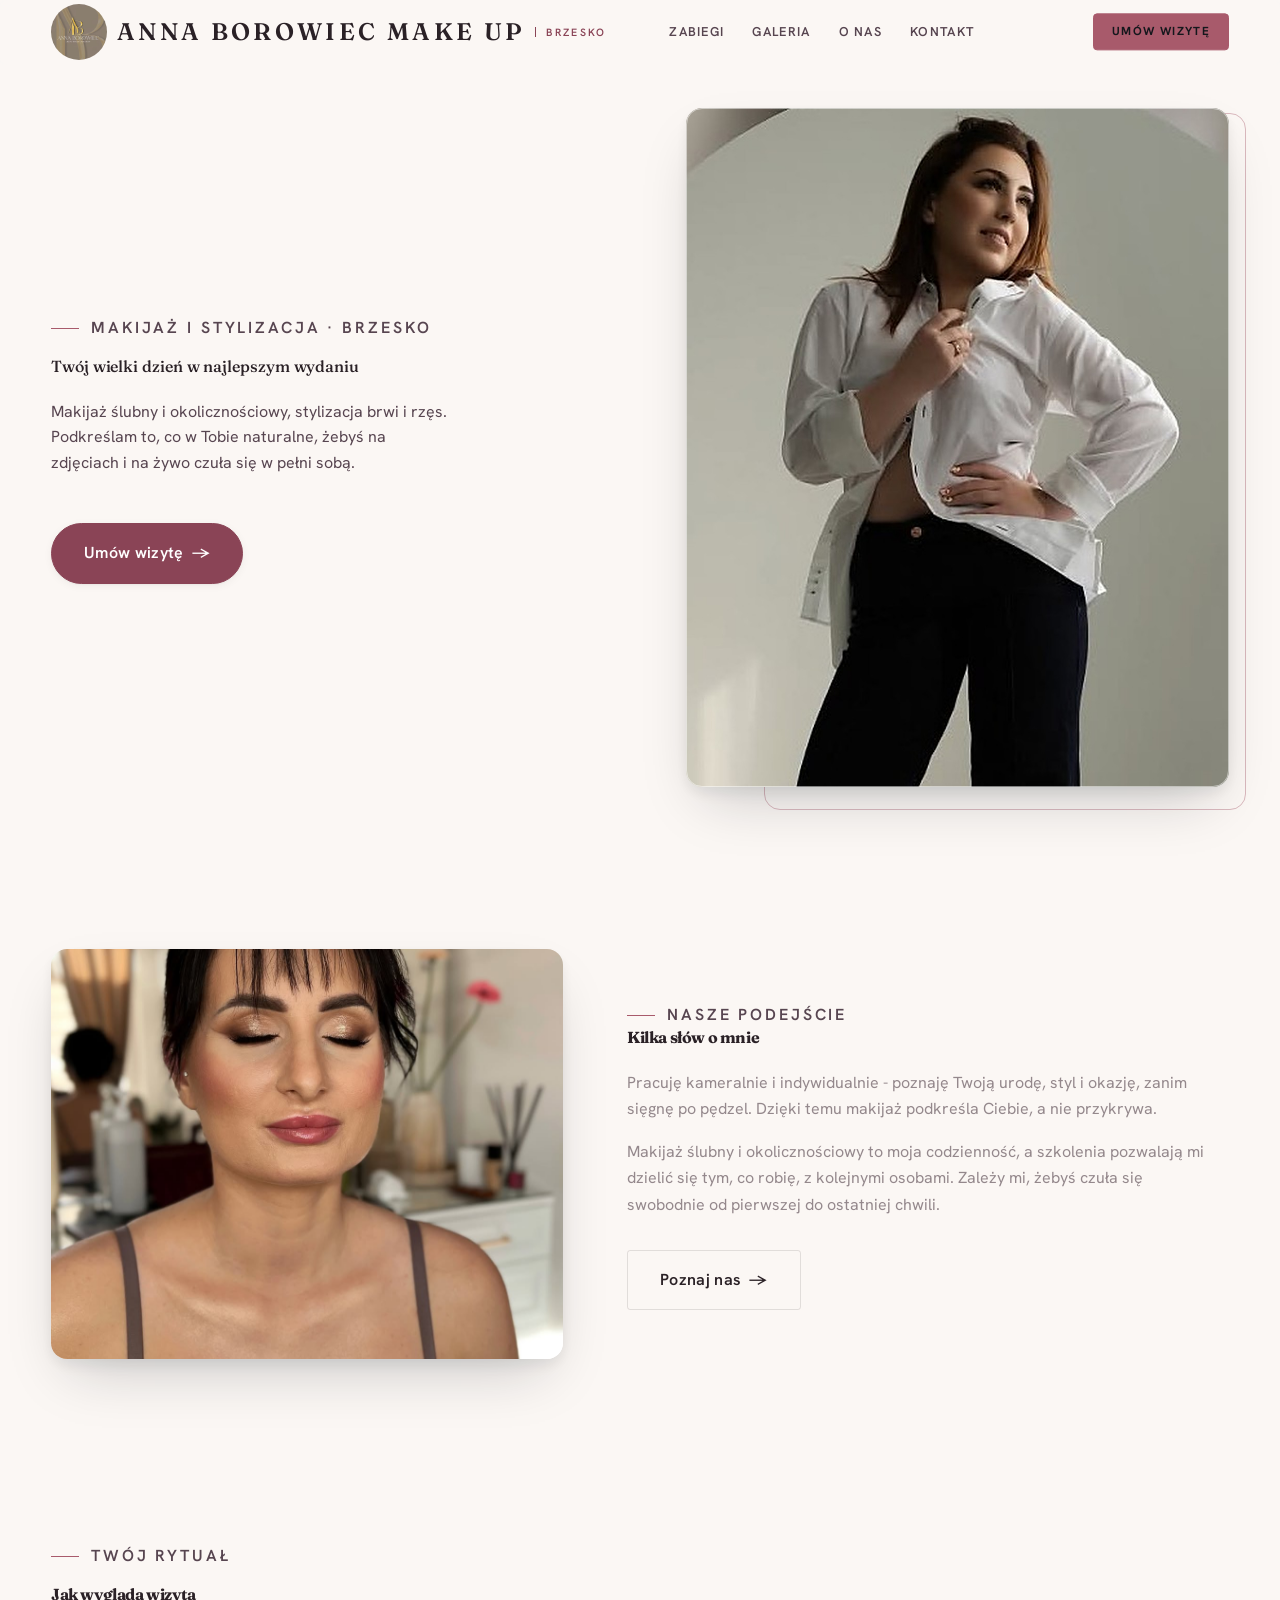
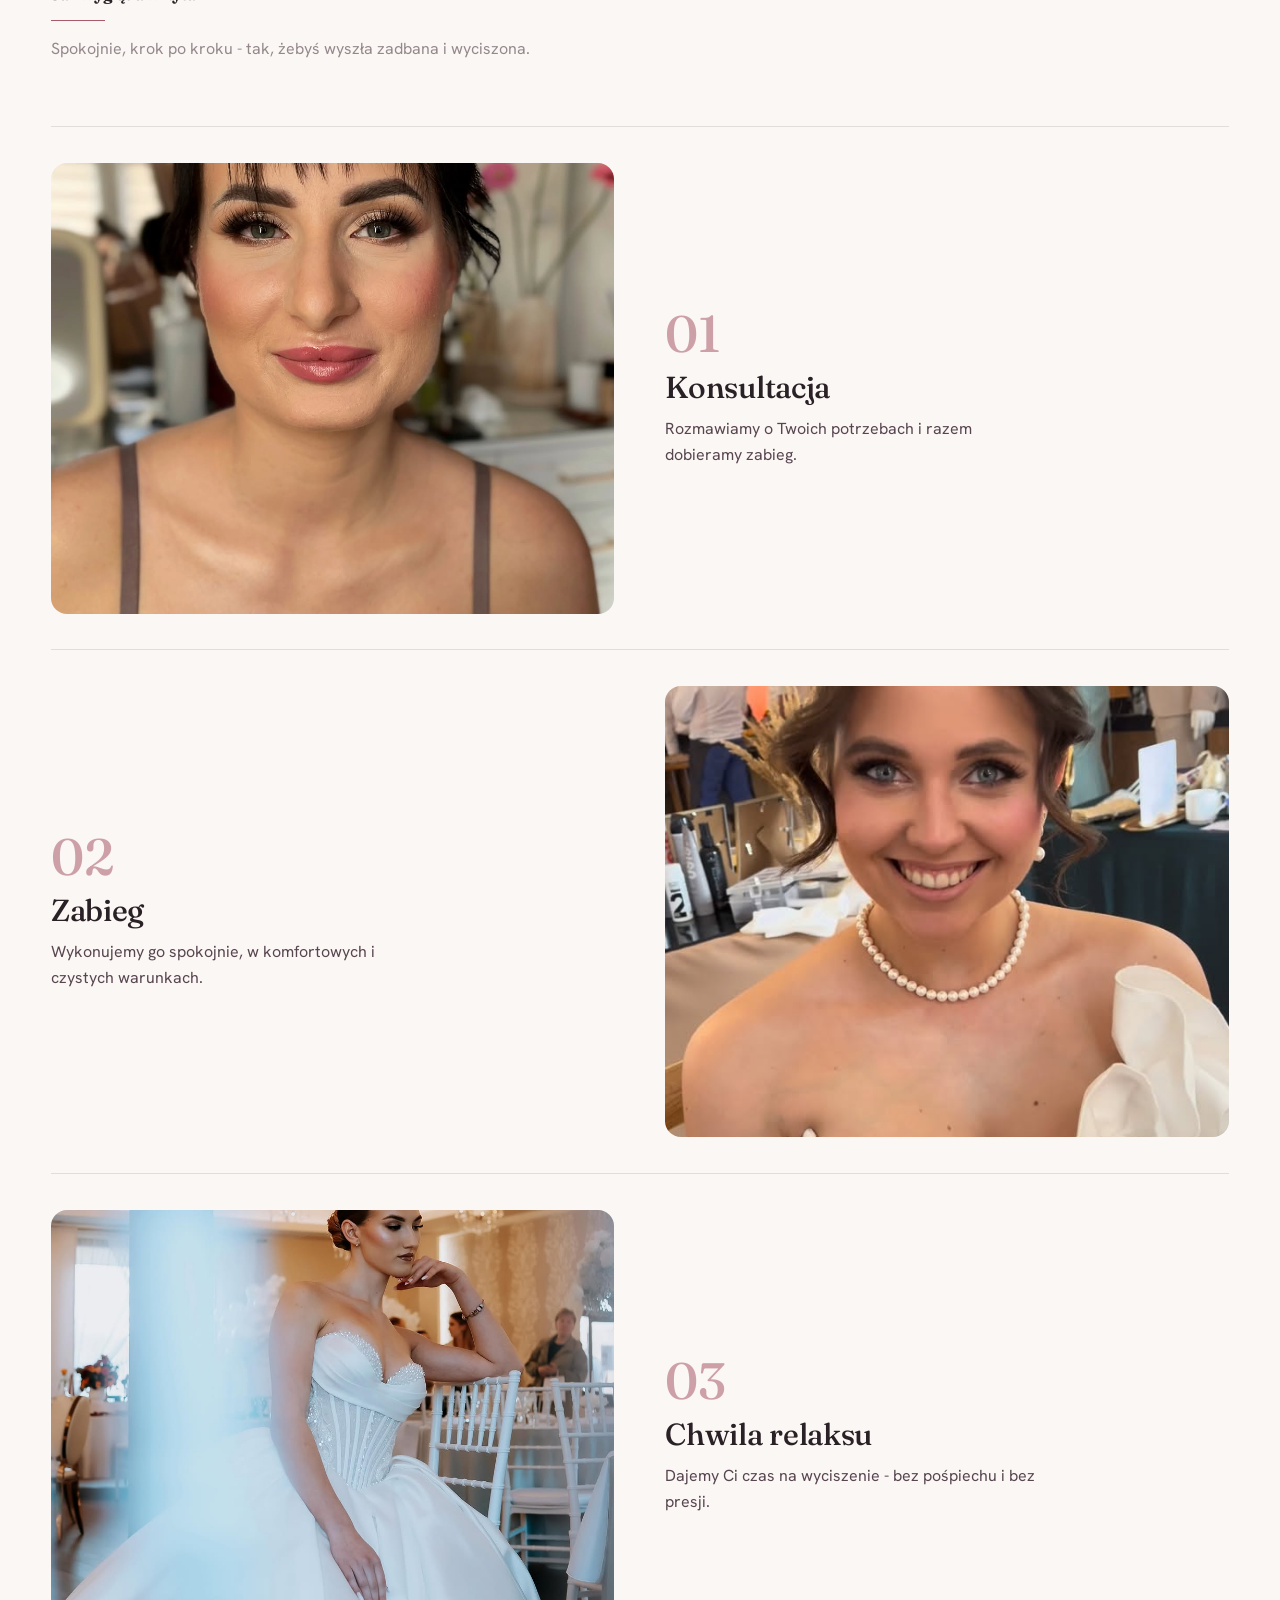
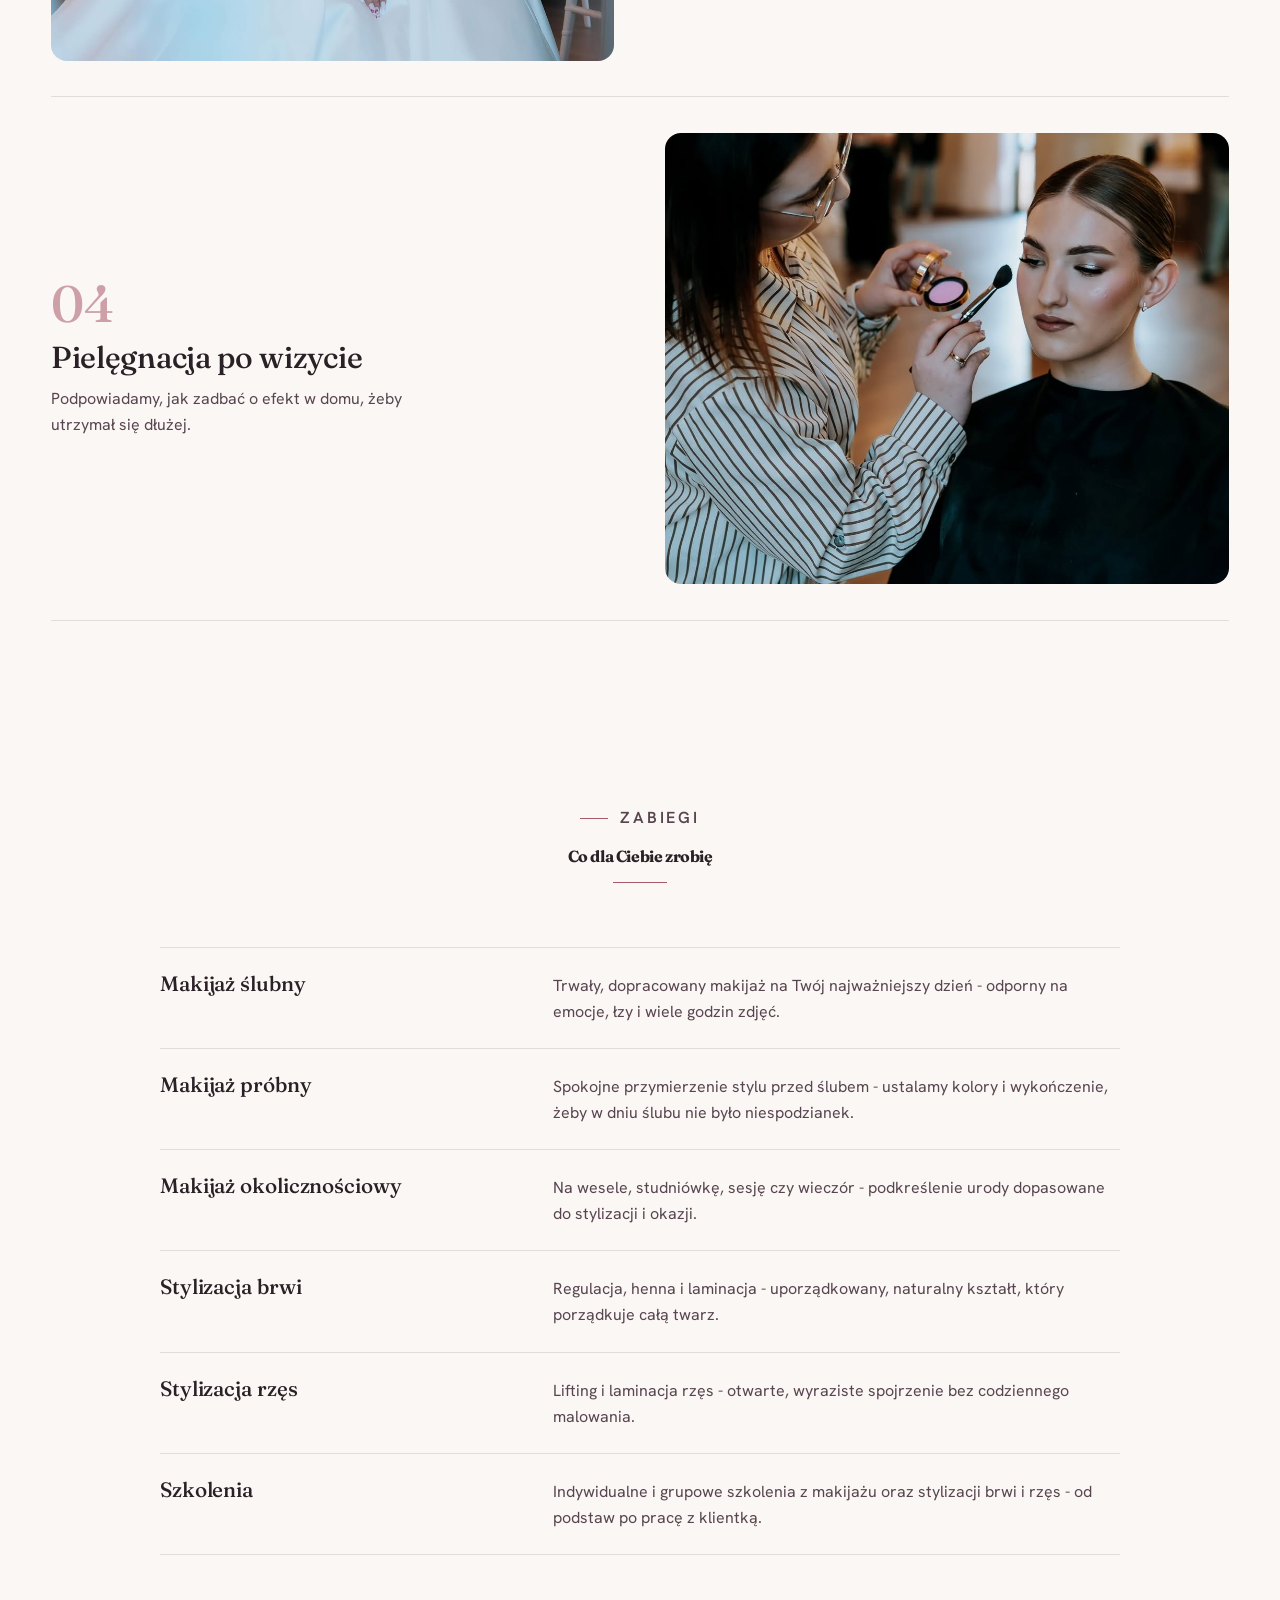
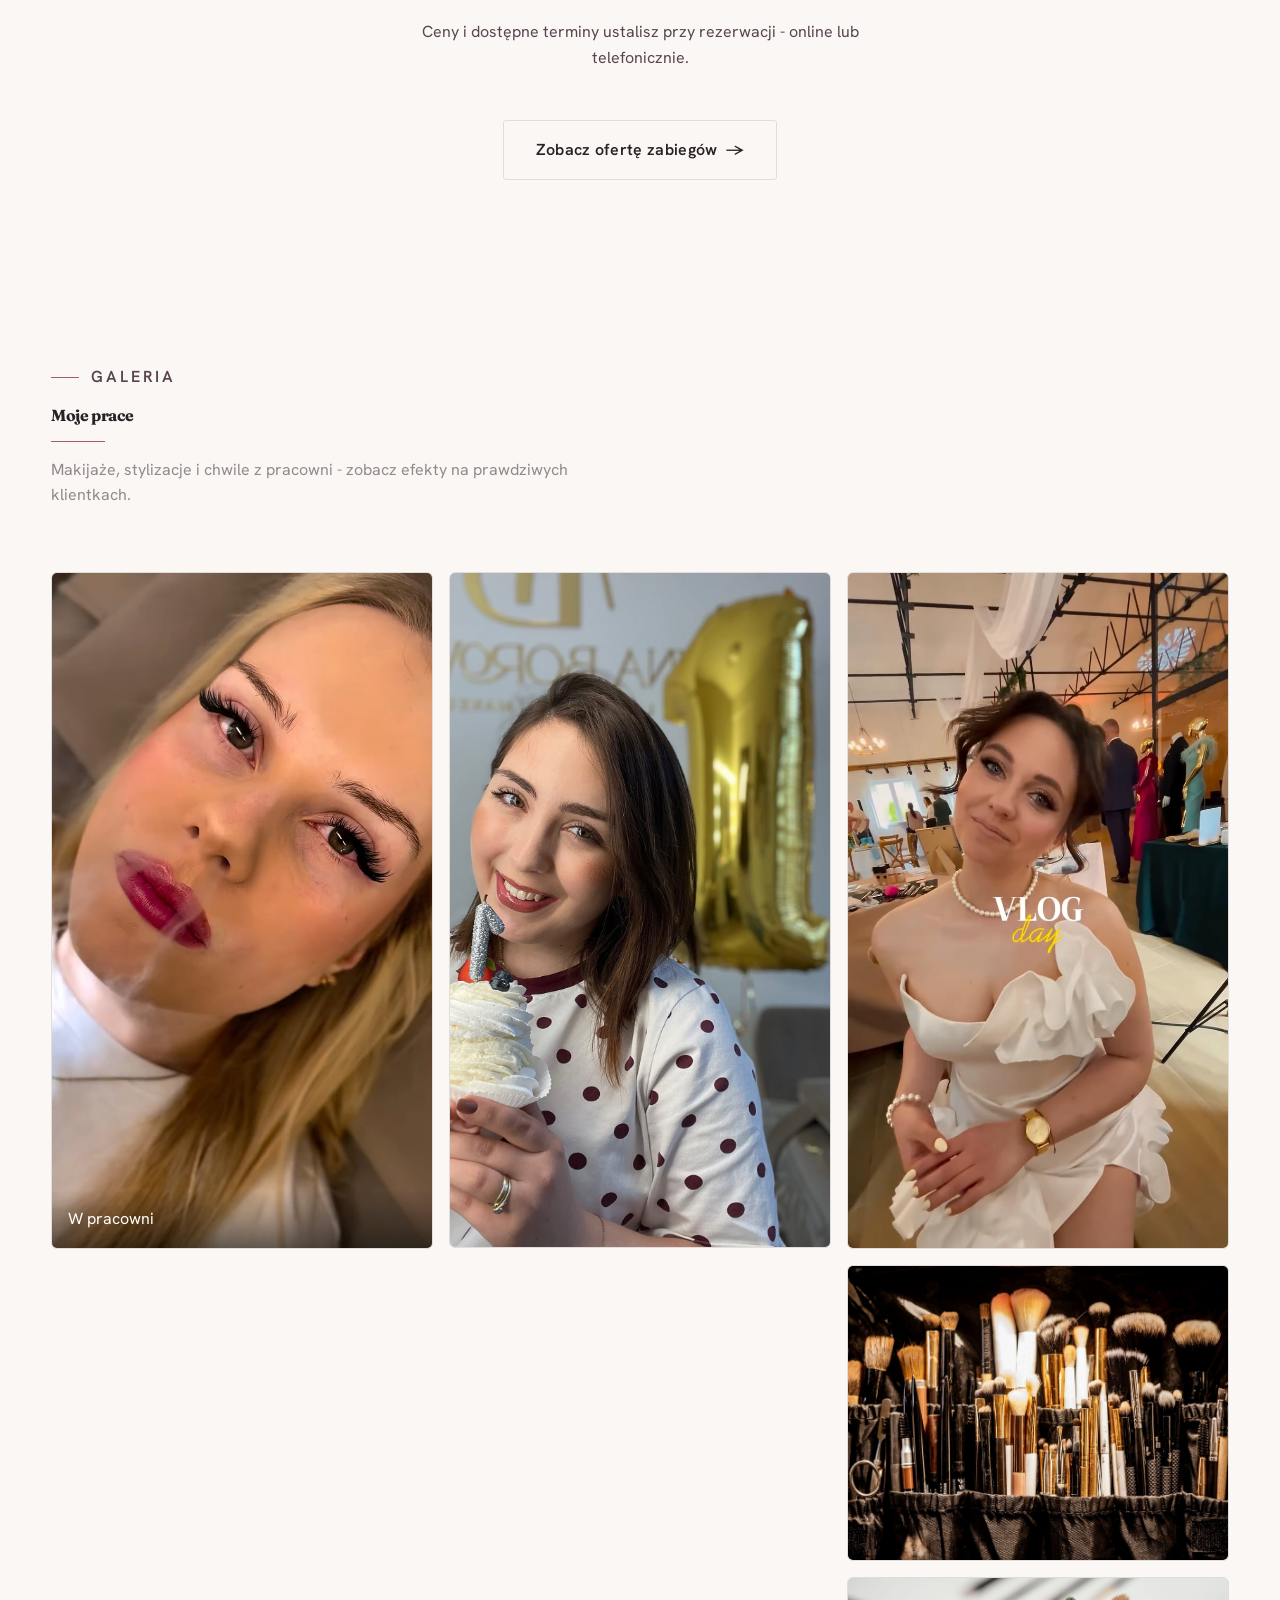
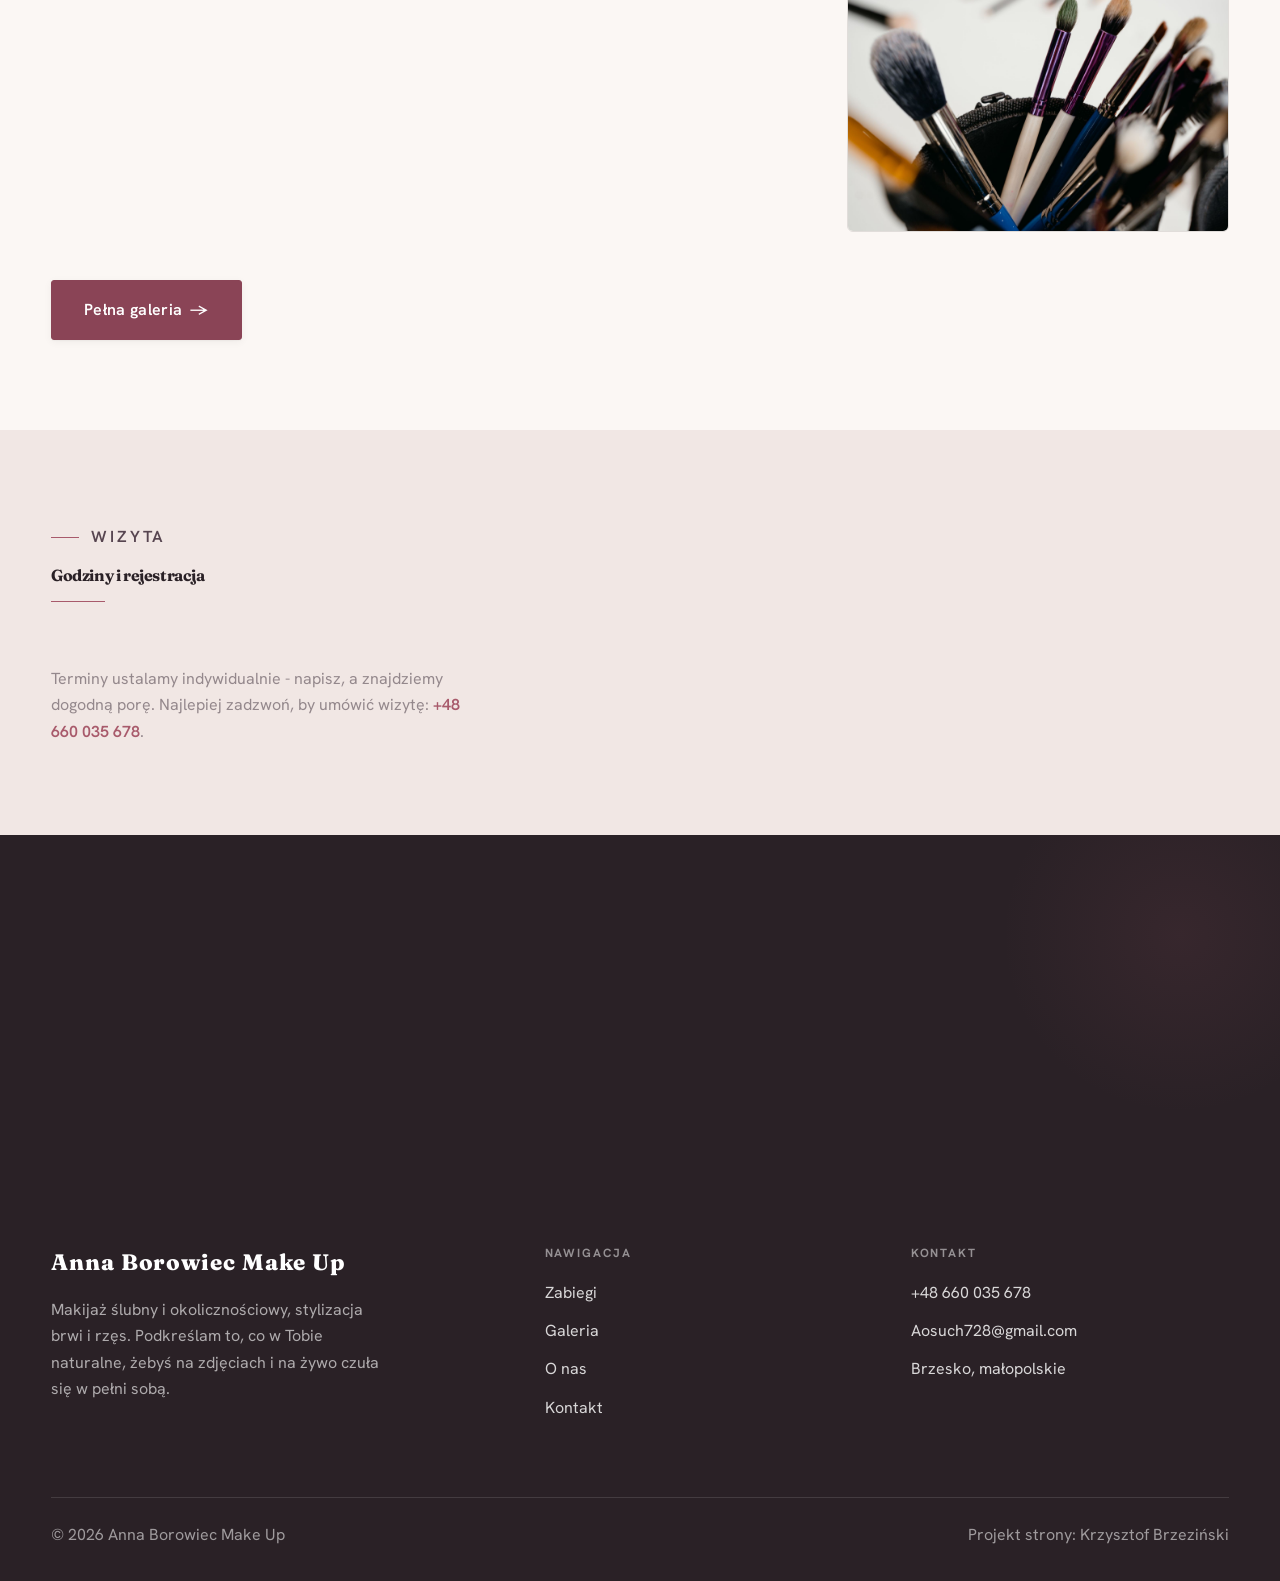
<file: index.html>
<!DOCTYPE html>
<html lang="pl">
<head>
<meta charset="UTF-8">
<meta name="viewport" content="width=device-width, initial-scale=1.0">
<title>Anna Borowiec Make Up - Makijaż i stylizacja · Brzesko</title>
<meta name="description" content="Anna Borowiec Make Up - makijaż ślubny i okolicznościowy, stylizacja brwi i rzęs oraz szkolenia. Indywidualne podejście i dogodne terminy. Zapraszam.">
<link rel="preconnect" href="https://fonts.googleapis.com">
<link rel="preconnect" href="https://fonts.gstatic.com" crossorigin>
<link href="https://fonts.googleapis.com/css2?family=Fraunces:wght@500;600;700&family=Hanken+Grotesk:wght@400;500;600&display=swap" rel="stylesheet">
<link rel="stylesheet" href="assets/styles.css?v=3">
</head>
<body>

<header class="nav">
  <div class="wrap nav-inner">
    <a class="brand" href="index.html"><img class="brand-logo" src="img/logo.jpg" alt="Anna Borowiec Make Up - logo AB"><span class="name">Anna Borowiec Make Up</span><span class="sub">Brzesko</span></a>
    <nav class="nav-links">
      <a href="oferta.html">Zabiegi</a>
      <a href="realizacje.html">Galeria</a>
      <a href="o-nas.html">O nas</a>
      <a href="kontakt.html">Kontakt</a>
      <a href="kontakt.html" class="btn btn-accent">Umów wizytę</a>
    </nav>
    <button class="nav-toggle" aria-label="Menu"><span></span><span></span><span></span></button>
  </div>
</header>

<section class="hero-spa">
  <div class="wrap">
    <div class="hs-copy reveal">
      <span class="eyebrow">Makijaż i stylizacja · Brzesko</span>
      <h1 class="hs-claim">Twój wielki dzień w najlepszym wydaniu</h1>
      <p class="hs-lead">Makijaż ślubny i okolicznościowy, stylizacja brwi i rzęs. Podkreślam to, co w Tobie naturalne, żebyś na zdjęciach i na żywo czuła się w pełni sobą.</p>
      <a href="kontakt.html" class="btn btn-accent hs-cta">Umów wizytę <span class="arr">→</span></a>
    </div>
    <figure class="hs-fig reveal"><img src="img/hero.jpg?v=3" alt="Anna Borowiec - stylistka brwi, rzęs i makijażu"></figure>
  </div>
</section>
<section>
  <div class="wrap split">
    <div class="split-art reveal"><img src="img/g1.jpg" alt="Anna Borowiec Make Up" loading="lazy"></div>
    <div class="split-copy reveal">
      <span class="eyebrow">Nasze podejście</span>
      <h2>Kilka słów o mnie</h2>
      <p class="muted">Pracuję kameralnie i indywidualnie - poznaję Twoją urodę, styl i okazję, zanim sięgnę po pędzel. Dzięki temu makijaż podkreśla Ciebie, a nie przykrywa.</p>
      <p class="muted">Makijaż ślubny i okolicznościowy to moja codzienność, a szkolenia pozwalają mi dzielić się tym, co robię, z kolejnymi osobami. Zależy mi, żebyś czuła się swobodnie od pierwszej do ostatniej chwili.</p>
      <a href="o-nas.html" class="btn btn-ghost">Poznaj nas <span class="arr">→</span></a>
    </div>
  </div>
</section>
<section class="rytual">
  <div class="wrap">
    <div class="head reveal">
      <span class="eyebrow">Twój rytuał</span>
      <h2>Jak wygląda wizyta</h2>
      <p>Spokojnie, krok po kroku - tak, żebyś wyszła zadbana i wyciszona.</p>
    </div>
    <div class="ryt-list">
      <div class="ryt-row reveal">
        <figure class="ryt-fig"><img src="img/g2.jpg" alt="Konsultacja" loading="lazy"></figure>
        <div class="ryt-copy"><span class="ryt-no">01</span><h3>Konsultacja</h3><p>Rozmawiamy o Twoich potrzebach i razem dobieramy zabieg.</p></div>
      </div>
      <div class="ryt-row reveal">
        <figure class="ryt-fig"><img src="img/g3.jpg" alt="Zabieg" loading="lazy"></figure>
        <div class="ryt-copy"><span class="ryt-no">02</span><h3>Zabieg</h3><p>Wykonujemy go spokojnie, w komfortowych i czystych warunkach.</p></div>
      </div>
      <div class="ryt-row reveal">
        <figure class="ryt-fig"><img src="img/g4.jpg" alt="Chwila relaksu" loading="lazy"></figure>
        <div class="ryt-copy"><span class="ryt-no">03</span><h3>Chwila relaksu</h3><p>Dajemy Ci czas na wyciszenie - bez pośpiechu i bez presji.</p></div>
      </div>
      <div class="ryt-row reveal">
        <figure class="ryt-fig"><img src="img/g5.jpg" alt="Pielęgnacja po wizycie" loading="lazy"></figure>
        <div class="ryt-copy"><span class="ryt-no">04</span><h3>Pielęgnacja po wizycie</h3><p>Podpowiadamy, jak zadbać o efekt w domu, żeby utrzymał się dłużej.</p></div>
      </div>
    </div>
  </div>
</section>
<section class="menu-sec">
  <div class="wrap">
    <div class="head center reveal">
      <span class="eyebrow">Zabiegi</span>
      <h2>Co dla Ciebie zrobię</h2>
    </div>
    <div class="cennik">
      <div class="cennik-row reveal"><div class="cn-name"><h3>Makijaż ślubny</h3></div><div class="cn-desc">Trwały, dopracowany makijaż na Twój najważniejszy dzień - odporny na emocje, łzy i wiele godzin zdjęć.</div></div>
      <div class="cennik-row reveal"><div class="cn-name"><h3>Makijaż próbny</h3></div><div class="cn-desc">Spokojne przymierzenie stylu przed ślubem - ustalamy kolory i wykończenie, żeby w dniu ślubu nie było niespodzianek.</div></div>
      <div class="cennik-row reveal"><div class="cn-name"><h3>Makijaż okolicznościowy</h3></div><div class="cn-desc">Na wesele, studniówkę, sesję czy wieczór - podkreślenie urody dopasowane do stylizacji i okazji.</div></div>
      <div class="cennik-row reveal"><div class="cn-name"><h3>Stylizacja brwi</h3></div><div class="cn-desc">Regulacja, henna i laminacja - uporządkowany, naturalny kształt, który porządkuje całą twarz.</div></div>
      <div class="cennik-row reveal"><div class="cn-name"><h3>Stylizacja rzęs</h3></div><div class="cn-desc">Lifting i laminacja rzęs - otwarte, wyraziste spojrzenie bez codziennego malowania.</div></div>
      <div class="cennik-row reveal"><div class="cn-name"><h3>Szkolenia</h3></div><div class="cn-desc">Indywidualne i grupowe szkolenia z makijażu oraz stylizacji brwi i rzęs - od podstaw po pracę z klientką.</div></div>
    </div>
    <p class="menu-note">Ceny i dostępne terminy ustalisz przy rezerwacji - online lub telefonicznie.</p>
    <div style="text-align:center;margin-top:var(--space-7)" class="reveal"><a href="oferta.html" class="btn btn-ghost">Zobacz ofertę zabiegów <span class="arr">→</span></a></div>
  </div>
</section>
<section>
  <div class="wrap">
    <div class="head reveal">
      <span class="eyebrow">Galeria</span>
      <h2>Moje prace</h2>
      <p>Makijaże, stylizacje i chwile z pracowni - zobacz efekty na prawdziwych klientkach.</p>
    </div>
    <div class="gallery-masonry">
      <figure class="m-tile reveal"><img src="img/g6.jpg" alt="W pracowni" loading="lazy"><div class="cap">W pracowni</div></figure>
      <figure class="m-tile reveal"><img src="img/g7.jpg" alt="Anna Borowiec Make Up" loading="lazy"></figure>
      <figure class="m-tile reveal"><img src="img/g8.jpg" alt="Anna Borowiec Make Up" loading="lazy"></figure>
      <figure class="m-tile reveal"><img src="img/g9.jpg" alt="Anna Borowiec Make Up" loading="lazy"></figure>
      <figure class="m-tile reveal"><img src="img/g10.jpg" alt="Anna Borowiec Make Up" loading="lazy"></figure>
    </div>
    <div style="margin-top:var(--space-7)" class="reveal"><a href="realizacje.html" class="btn btn-accent">Pełna galeria <span class="arr">→</span></a></div>
  </div>
</section>
<section class="trust">
  <div class="wrap">
    <div class="head reveal">
      <span class="eyebrow">Wizyta</span>
      <h2>Godziny i rejestracja</h2>
    </div>
    <p class="reveal" style="color:var(--muted);max-width:48ch">Terminy ustalamy indywidualnie - napisz, a znajdziemy dogodną porę. Najlepiej zadzwoń, by umówić wizytę: <a href="tel:+48660035678" style="color:var(--accent);font-weight:600">+48 660 035 678</a>.</p>
  </div>
</section>
<section class="cta">
  <div class="wrap">
    <div class="reveal">
      <span class="eyebrow">Zapraszamy</span>
      <h2>Zadbaj o siebie. Umów wizytę.</h2>
      <p>Zadzwoń lub napisz - resztą zajmiemy się my.</p>
    </div>
    <div class="cta-actions reveal">
      <a href="kontakt.html" class="btn btn-light">Umów wizytę <span class="arr">→</span></a>
      <a href="tel:+48660035678" class="btn btn-ghost" style="color:#fff;border-color:rgba(255,255,255,.3)">+48 660 035 678</a>
    </div>
  </div>
</section>

<footer>
  <div class="wrap">
    <div class="foot-grid">
      <div class="foot-brand">
        <div class="name">Anna Borowiec Make Up</div>
        <p>Makijaż ślubny i okolicznościowy, stylizacja brwi i rzęs. Podkreślam to, co w Tobie naturalne, żebyś na zdjęciach i na żywo czuła się w pełni sobą.</p>
      </div>
      <div class="foot-col">
        <h4>Nawigacja</h4>
        <a href="oferta.html">Zabiegi</a>
        <a href="realizacje.html">Galeria</a>
        <a href="o-nas.html">O nas</a>
        <a href="kontakt.html">Kontakt</a>
      </div>
      <div class="foot-col">
        <h4>Kontakt</h4>
        <a href="tel:+48660035678">+48 660 035 678</a>
        <a href="mailto:Aosuch728@gmail.com">Aosuch728@gmail.com</a>
        <p>Brzesko, małopolskie</p>
      </div>
    </div>
    <div class="foot-bot">
      <span>© 2026 Anna Borowiec Make Up</span>
      <span>Projekt strony: Krzysztof Brzeziński</span>
    </div>
  </div>
</footer>
<div class="sticky-reserve"><a class="sr-book" href="kontakt.html">Umów wizytę</a><a class="sr-call" href="tel:+48660035678" aria-label="Zadzwoń"><svg class="ico-tel" width="16" height="16" viewBox="0 0 24 24" fill="none" aria-hidden="true"><path d="M6.6 10.8a15.5 15.5 0 0 0 6.6 6.6l2.2-2.2a1 1 0 0 1 1-.24 11.4 11.4 0 0 0 3.6.58 1 1 0 0 1 1 1V20a1 1 0 0 1-1 1A17 17 0 0 1 3 4a1 1 0 0 1 1-1h3.5a1 1 0 0 1 1 1c0 1.25.2 2.46.58 3.6a1 1 0 0 1-.25 1l-2.23 2.2Z" fill="currentColor"/></svg></a></div>

<script src="assets/main.js"></script>
</body>
</html>
</file>
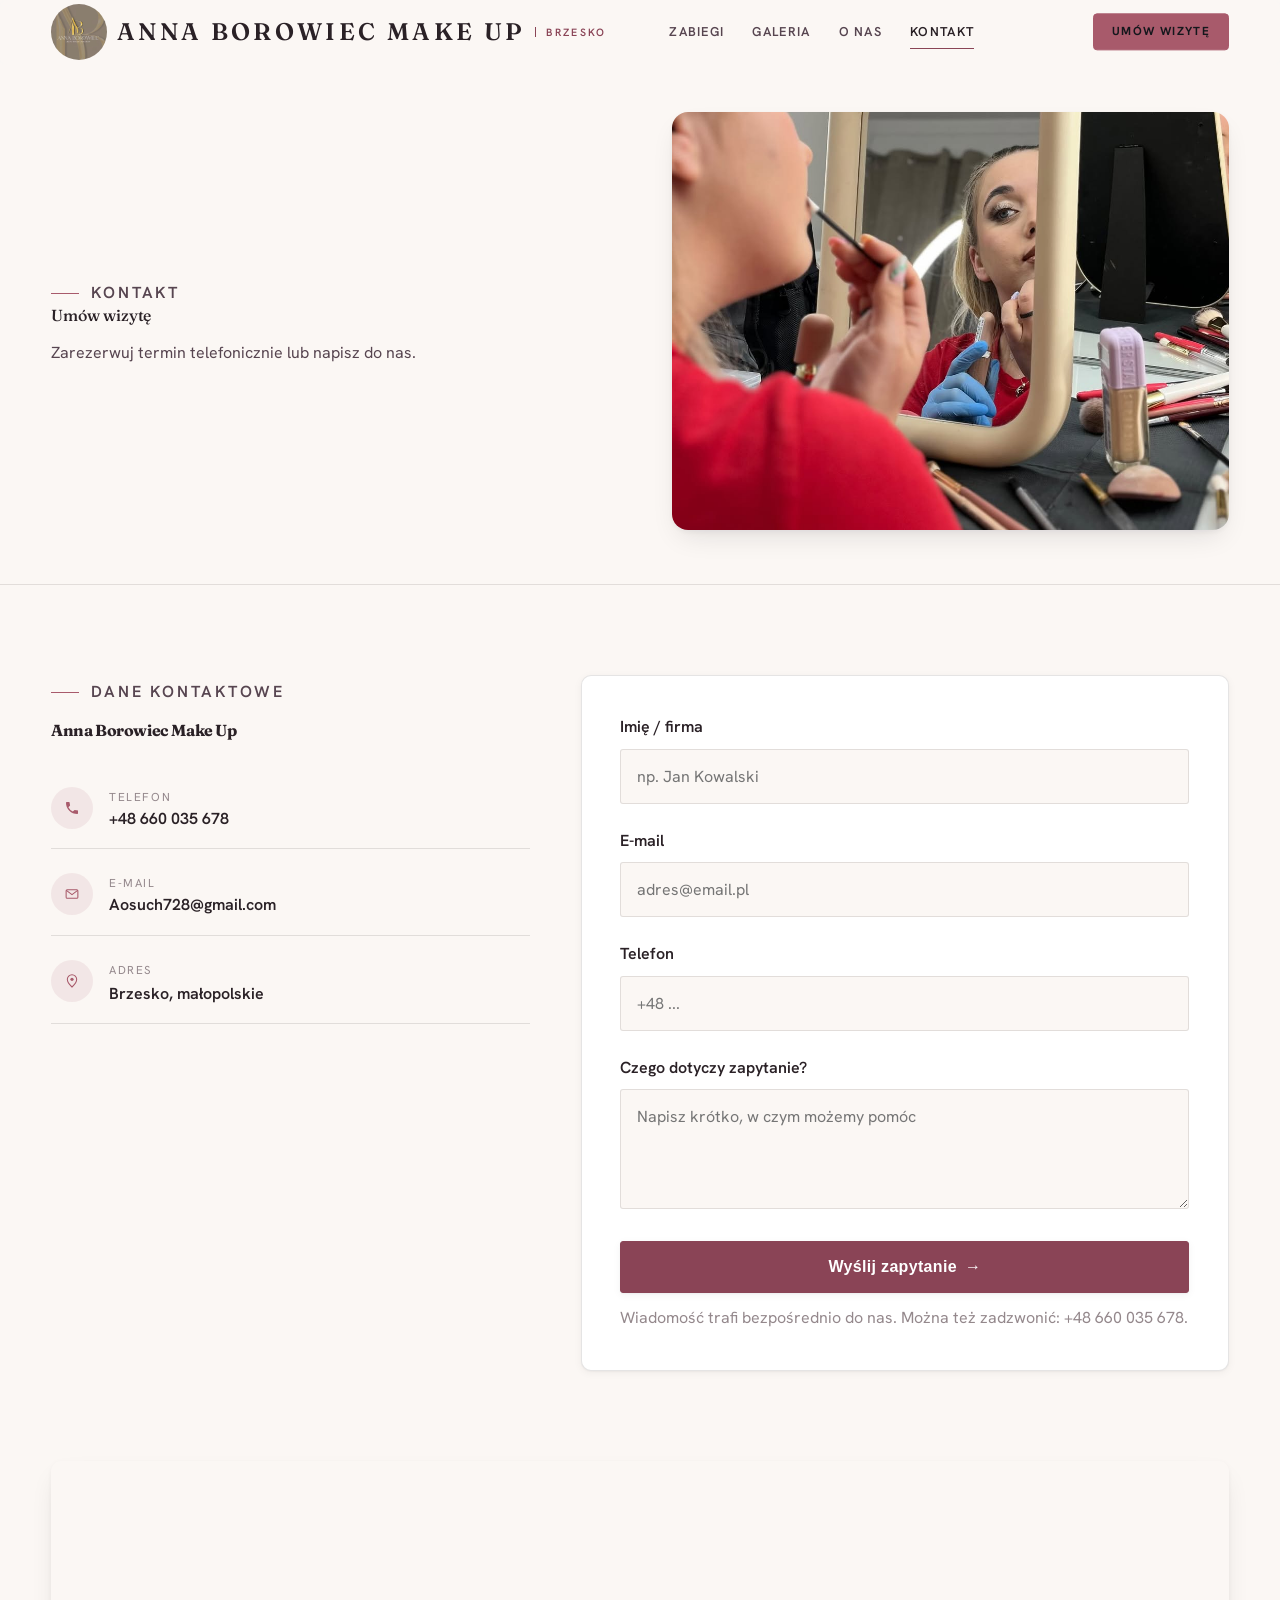
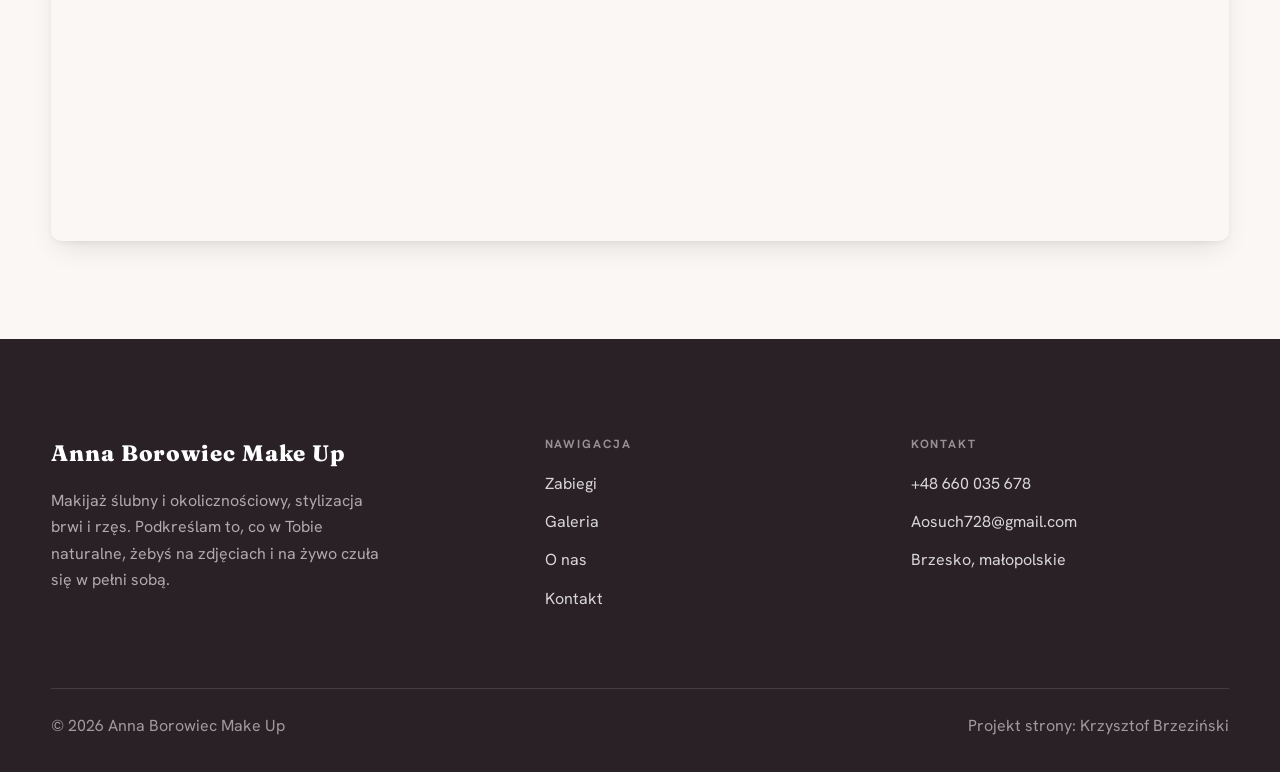
<file: kontakt.html>
<!DOCTYPE html>
<html lang="pl">
<head>
<meta charset="UTF-8">
<meta name="viewport" content="width=device-width, initial-scale=1.0">
<title>Kontakt - Anna Borowiec Make Up</title>
<meta name="description" content="Kontakt Anna Borowiec Make Up - Brzesko, małopolskie">
<link rel="preconnect" href="https://fonts.googleapis.com">
<link rel="preconnect" href="https://fonts.gstatic.com" crossorigin>
<link href="https://fonts.googleapis.com/css2?family=Fraunces:wght@500;600;700&family=Hanken+Grotesk:wght@400;500;600&display=swap" rel="stylesheet">
<link rel="stylesheet" href="assets/styles.css?v=3">
</head>
<body>

<header class="nav">
  <div class="wrap nav-inner">
    <a class="brand" href="index.html"><img class="brand-logo" src="img/logo.jpg" alt="Anna Borowiec Make Up - logo AB"><span class="name">Anna Borowiec Make Up</span><span class="sub">Brzesko</span></a>
    <nav class="nav-links">
      <a href="oferta.html">Zabiegi</a>
      <a href="realizacje.html">Galeria</a>
      <a href="o-nas.html">O nas</a>
      <a href="kontakt.html" class="active">Kontakt</a>
      <a href="kontakt.html" class="btn btn-accent">Umów wizytę</a>
    </nav>
    <button class="nav-toggle" aria-label="Menu"><span></span><span></span><span></span></button>
  </div>
</header>

<section class="pagehead pagehead-soft">
  <div class="wrap">
    <figure class="ph-fig reveal"><img src="img/about.jpg" alt="Anna Borowiec Make Up - Umów wizytę" loading="lazy"></figure>
    <div class="ph-copy reveal">
      <span class="eyebrow">Kontakt</span>
      <h1>Umów wizytę</h1>
      <p>Zarezerwuj termin telefonicznie lub napisz do nas.</p>
    </div>
  </div>
</section>
<section>
  <div class="wrap contact-grid">
    <div class="reveal">
      <span class="eyebrow">Dane kontaktowe</span>
      <h2 style="margin:var(--space-4) 0 var(--space-6)">Anna Borowiec Make Up</h2>
      <div class="info-list">
        <div class="info-row"><div class="ic"><svg class="ico-tel" width="16" height="16" viewBox="0 0 24 24" fill="none" aria-hidden="true"><path d="M6.6 10.8a15.5 15.5 0 0 0 6.6 6.6l2.2-2.2a1 1 0 0 1 1-.24 11.4 11.4 0 0 0 3.6.58 1 1 0 0 1 1 1V20a1 1 0 0 1-1 1A17 17 0 0 1 3 4a1 1 0 0 1 1-1h3.5a1 1 0 0 1 1 1c0 1.25.2 2.46.58 3.6a1 1 0 0 1-.25 1l-2.23 2.2Z" fill="currentColor"/></svg></div><div><div class="lbl">Telefon</div><a class="val" href="tel:+48660035678">+48 660 035 678</a></div></div>
        <div class="info-row"><div class="ic"><svg class="ico-mail" width="16" height="16" viewBox="0 0 24 24" fill="none" aria-hidden="true"><rect x="3.2" y="5.5" width="17.6" height="13" rx="1.6" stroke="currentColor" stroke-width="1.6"/><path d="M4 7l8 6 8-6" stroke="currentColor" stroke-width="1.6" stroke-linecap="round" stroke-linejoin="round"/></svg></div><div><div class="lbl">E-mail</div><a class="val" href="mailto:Aosuch728@gmail.com">Aosuch728@gmail.com</a></div></div>
        <div class="info-row"><div class="ic"><svg class="ico-pin" width="16" height="16" viewBox="0 0 24 24" fill="none" aria-hidden="true"><path d="M12 21s7-6.1 7-11.5A7 7 0 0 0 5 9.5C5 14.9 12 21 12 21Z" stroke="currentColor" stroke-width="1.6" fill="none"/><circle cx="12" cy="9.5" r="2.4" fill="currentColor"/></svg></div><div><div class="lbl">Adres</div><div class="val">Brzesko, małopolskie</div></div></div>
      </div>
    </div>
    <div class="reveal">
      <form class="form" action="https://formsubmit.co/Aosuch728@gmail.com" method="POST">
        <input type="hidden" name="_subject" value="Zapytanie ze strony Anna Borowiec Make Up">
        <input type="hidden" name="_captcha" value="false">
        <input type="hidden" name="_template" value="table">
        <div class="fld"><label for="name">Imię / firma</label><input id="name" name="name" type="text" placeholder="np. Jan Kowalski" required></div>
        <div class="fld"><label for="email">E-mail</label><input id="email" name="email" type="email" placeholder="adres@email.pl" required></div>
        <div class="fld"><label for="phone">Telefon</label><input id="phone" name="phone" type="tel" placeholder="+48 ..."></div>
        <div class="fld"><label for="msg">Czego dotyczy zapytanie?</label><textarea id="msg" name="message" placeholder="Napisz krótko, w czym możemy pomóc" required></textarea></div>
        <button type="submit" class="btn btn-accent" style="width:100%;justify-content:center">Wyślij zapytanie <span class="arr">→</span></button>
        <p class="note">Wiadomość trafi bezpośrednio do nas. Można też zadzwonić: +48 660 035 678.</p>
      </form>
    </div>
  </div>
</section>
<section style="padding-top:0">
  <div class="wrap reveal">
    <iframe class="map" title="Anna Borowiec Make Up - Brzesko" src="https://maps.google.com/maps?q=Anna%20Borowiec%20Make%20Up%20Brzesko&z=15&output=embed" loading="lazy" referrerpolicy="no-referrer-when-downgrade"></iframe>
  </div>
</section>

<footer>
  <div class="wrap">
    <div class="foot-grid">
      <div class="foot-brand">
        <div class="name">Anna Borowiec Make Up</div>
        <p>Makijaż ślubny i okolicznościowy, stylizacja brwi i rzęs. Podkreślam to, co w Tobie naturalne, żebyś na zdjęciach i na żywo czuła się w pełni sobą.</p>
      </div>
      <div class="foot-col">
        <h4>Nawigacja</h4>
        <a href="oferta.html">Zabiegi</a>
        <a href="realizacje.html">Galeria</a>
        <a href="o-nas.html">O nas</a>
        <a href="kontakt.html">Kontakt</a>
      </div>
      <div class="foot-col">
        <h4>Kontakt</h4>
        <a href="tel:+48660035678">+48 660 035 678</a>
        <a href="mailto:Aosuch728@gmail.com">Aosuch728@gmail.com</a>
        <p>Brzesko, małopolskie</p>
      </div>
    </div>
    <div class="foot-bot">
      <span>© 2026 Anna Borowiec Make Up</span>
      <span>Projekt strony: Krzysztof Brzeziński</span>
    </div>
  </div>
</footer>
<div class="sticky-reserve"><a class="sr-book" href="kontakt.html">Umów wizytę</a><a class="sr-call" href="tel:+48660035678" aria-label="Zadzwoń"><svg class="ico-tel" width="16" height="16" viewBox="0 0 24 24" fill="none" aria-hidden="true"><path d="M6.6 10.8a15.5 15.5 0 0 0 6.6 6.6l2.2-2.2a1 1 0 0 1 1-.24 11.4 11.4 0 0 0 3.6.58 1 1 0 0 1 1 1V20a1 1 0 0 1-1 1A17 17 0 0 1 3 4a1 1 0 0 1 1-1h3.5a1 1 0 0 1 1 1c0 1.25.2 2.46.58 3.6a1 1 0 0 1-.25 1l-2.23 2.2Z" fill="currentColor"/></svg></a></div>

<script src="assets/main.js"></script>
</body>
</html>
</file>
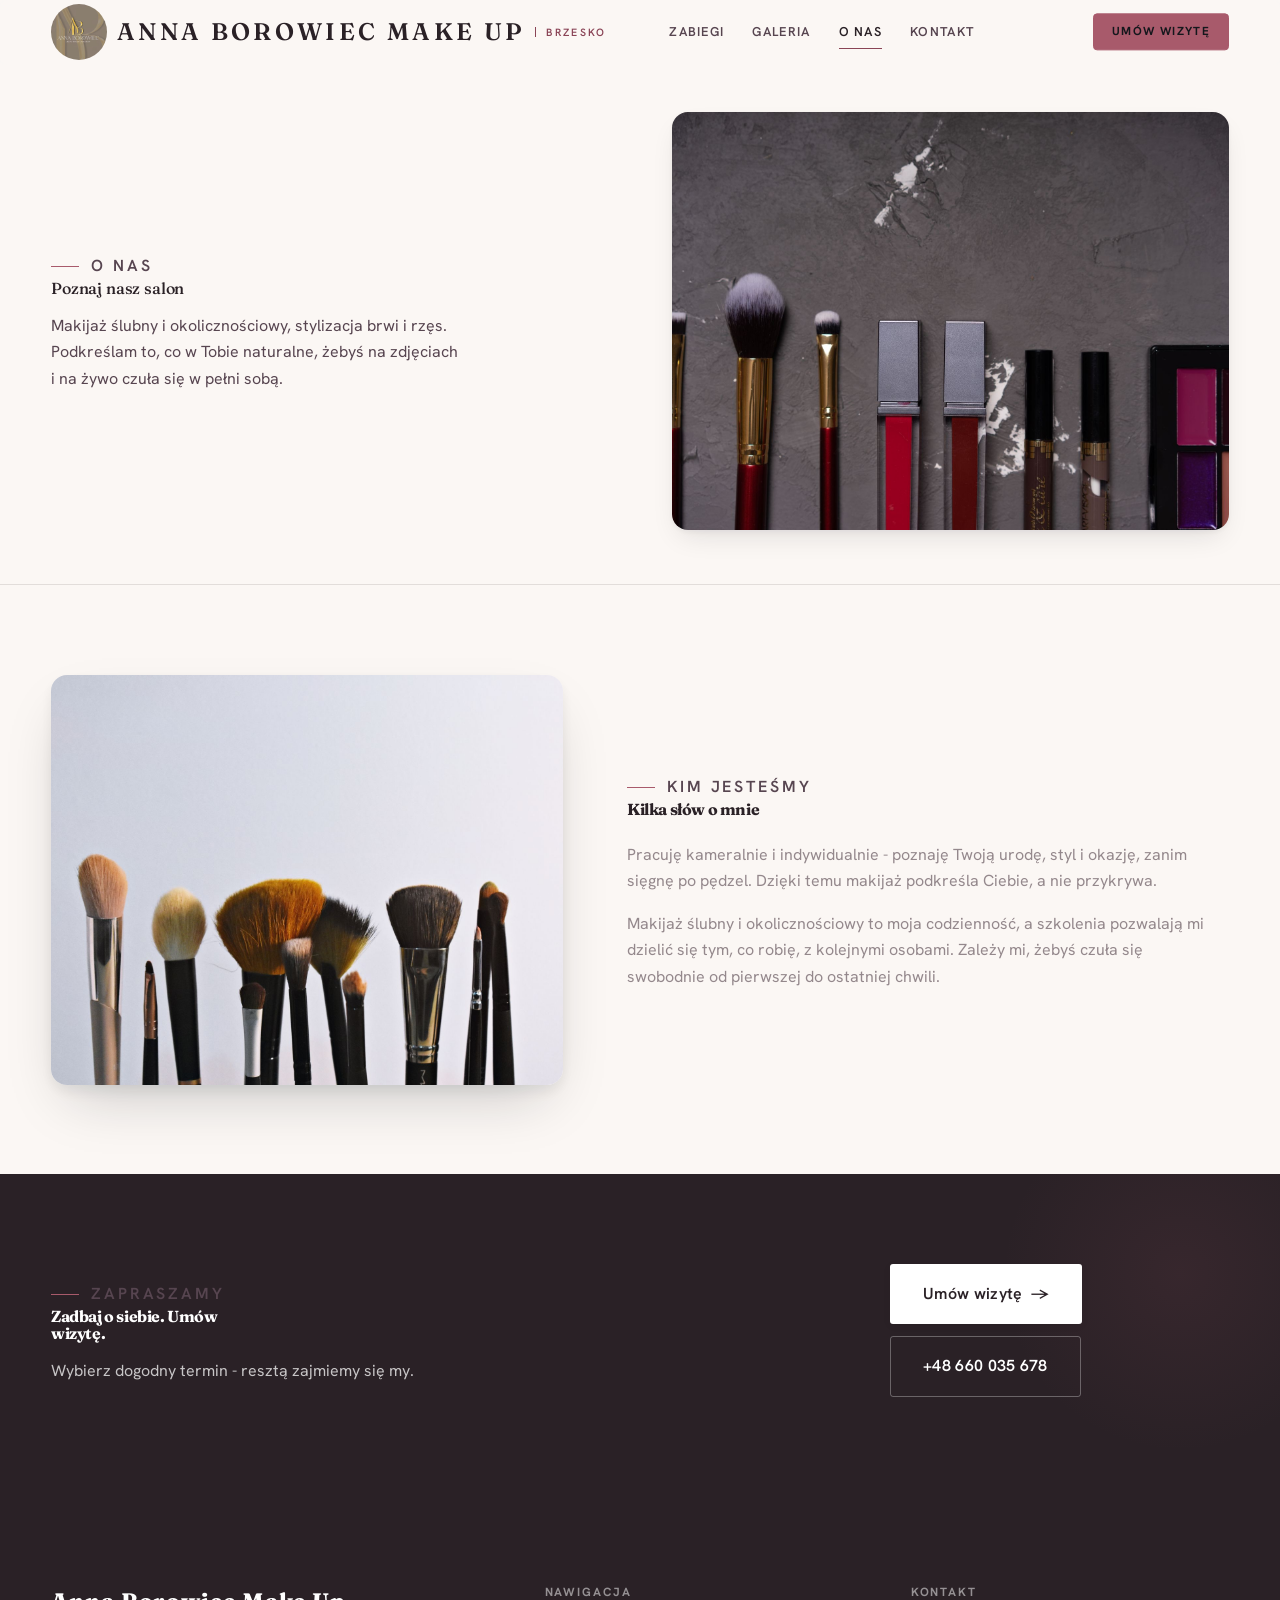
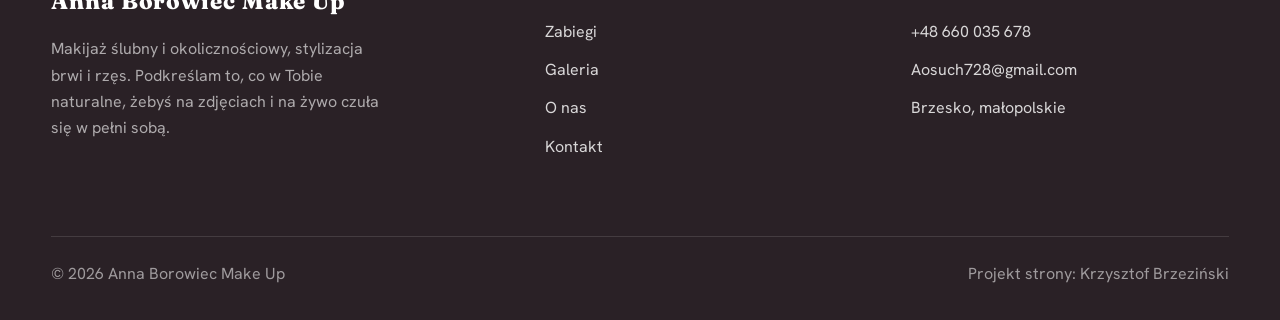
<file: o-nas.html>
<!DOCTYPE html>
<html lang="pl">
<head>
<meta charset="UTF-8">
<meta name="viewport" content="width=device-width, initial-scale=1.0">
<title>O nas - Anna Borowiec Make Up</title>
<meta name="description" content="Anna Borowiec Make Up - makijaż ślubny i okolicznościowy, stylizacja brwi i rzęs oraz szkolenia. Indywidualne podejście i dogodne terminy. Zapraszam.">
<link rel="preconnect" href="https://fonts.googleapis.com">
<link rel="preconnect" href="https://fonts.gstatic.com" crossorigin>
<link href="https://fonts.googleapis.com/css2?family=Fraunces:wght@500;600;700&family=Hanken+Grotesk:wght@400;500;600&display=swap" rel="stylesheet">
<link rel="stylesheet" href="assets/styles.css?v=3">
</head>
<body>

<header class="nav">
  <div class="wrap nav-inner">
    <a class="brand" href="index.html"><img class="brand-logo" src="img/logo.jpg" alt="Anna Borowiec Make Up - logo AB"><span class="name">Anna Borowiec Make Up</span><span class="sub">Brzesko</span></a>
    <nav class="nav-links">
      <a href="oferta.html">Zabiegi</a>
      <a href="realizacje.html">Galeria</a>
      <a href="o-nas.html" class="active">O nas</a>
      <a href="kontakt.html">Kontakt</a>
      <a href="kontakt.html" class="btn btn-accent">Umów wizytę</a>
    </nav>
    <button class="nav-toggle" aria-label="Menu"><span></span><span></span><span></span></button>
  </div>
</header>

<section class="pagehead pagehead-soft">
  <div class="wrap">
    <figure class="ph-fig reveal"><img src="img/g13.jpg" alt="Anna Borowiec Make Up - Poznaj nasz salon" loading="lazy"></figure>
    <div class="ph-copy reveal">
      <span class="eyebrow">O nas</span>
      <h1>Poznaj nasz salon</h1>
      <p>Makijaż ślubny i okolicznościowy, stylizacja brwi i rzęs. Podkreślam to, co w Tobie naturalne, żebyś na zdjęciach i na żywo czuła się w pełni sobą.</p>
    </div>
  </div>
</section>
<section>
  <div class="wrap split">
    <div class="split-art reveal"><img src="img/g14.jpg" alt="Anna Borowiec Make Up" loading="lazy"></div>
    <div class="split-copy reveal">
      <span class="eyebrow">Kim jesteśmy</span>
      <h2>Kilka słów o mnie</h2>
      <p class="muted">Pracuję kameralnie i indywidualnie - poznaję Twoją urodę, styl i okazję, zanim sięgnę po pędzel. Dzięki temu makijaż podkreśla Ciebie, a nie przykrywa.</p>
      <p class="muted">Makijaż ślubny i okolicznościowy to moja codzienność, a szkolenia pozwalają mi dzielić się tym, co robię, z kolejnymi osobami. Zależy mi, żebyś czuła się swobodnie od pierwszej do ostatniej chwili.</p>
    </div>
  </div>
</section>


<section class="cta">
  <div class="wrap">
    <div class="reveal">
      <span class="eyebrow">Zapraszamy</span>
      <h2>Zadbaj o siebie. Umów wizytę.</h2>
      <p>Wybierz dogodny termin - resztą zajmiemy się my.</p>
    </div>
    <div class="cta-actions reveal">
      <a href="kontakt.html" class="btn btn-light">Umów wizytę <span class="arr">→</span></a>
      <a href="tel:+48660035678" class="btn btn-ghost" style="color:#fff;border-color:rgba(255,255,255,.3)">+48 660 035 678</a>
    </div>
  </div>
</section>

<footer>
  <div class="wrap">
    <div class="foot-grid">
      <div class="foot-brand">
        <div class="name">Anna Borowiec Make Up</div>
        <p>Makijaż ślubny i okolicznościowy, stylizacja brwi i rzęs. Podkreślam to, co w Tobie naturalne, żebyś na zdjęciach i na żywo czuła się w pełni sobą.</p>
      </div>
      <div class="foot-col">
        <h4>Nawigacja</h4>
        <a href="oferta.html">Zabiegi</a>
        <a href="realizacje.html">Galeria</a>
        <a href="o-nas.html">O nas</a>
        <a href="kontakt.html">Kontakt</a>
      </div>
      <div class="foot-col">
        <h4>Kontakt</h4>
        <a href="tel:+48660035678">+48 660 035 678</a>
        <a href="mailto:Aosuch728@gmail.com">Aosuch728@gmail.com</a>
        <p>Brzesko, małopolskie</p>
      </div>
    </div>
    <div class="foot-bot">
      <span>© 2026 Anna Borowiec Make Up</span>
      <span>Projekt strony: Krzysztof Brzeziński</span>
    </div>
  </div>
</footer>
<div class="sticky-reserve"><a class="sr-book" href="kontakt.html">Umów wizytę</a><a class="sr-call" href="tel:+48660035678" aria-label="Zadzwoń"><svg class="ico-tel" width="16" height="16" viewBox="0 0 24 24" fill="none" aria-hidden="true"><path d="M6.6 10.8a15.5 15.5 0 0 0 6.6 6.6l2.2-2.2a1 1 0 0 1 1-.24 11.4 11.4 0 0 0 3.6.58 1 1 0 0 1 1 1V20a1 1 0 0 1-1 1A17 17 0 0 1 3 4a1 1 0 0 1 1-1h3.5a1 1 0 0 1 1 1c0 1.25.2 2.46.58 3.6a1 1 0 0 1-.25 1l-2.23 2.2Z" fill="currentColor"/></svg></a></div>

<script src="assets/main.js"></script>
</body>
</html>
</file>
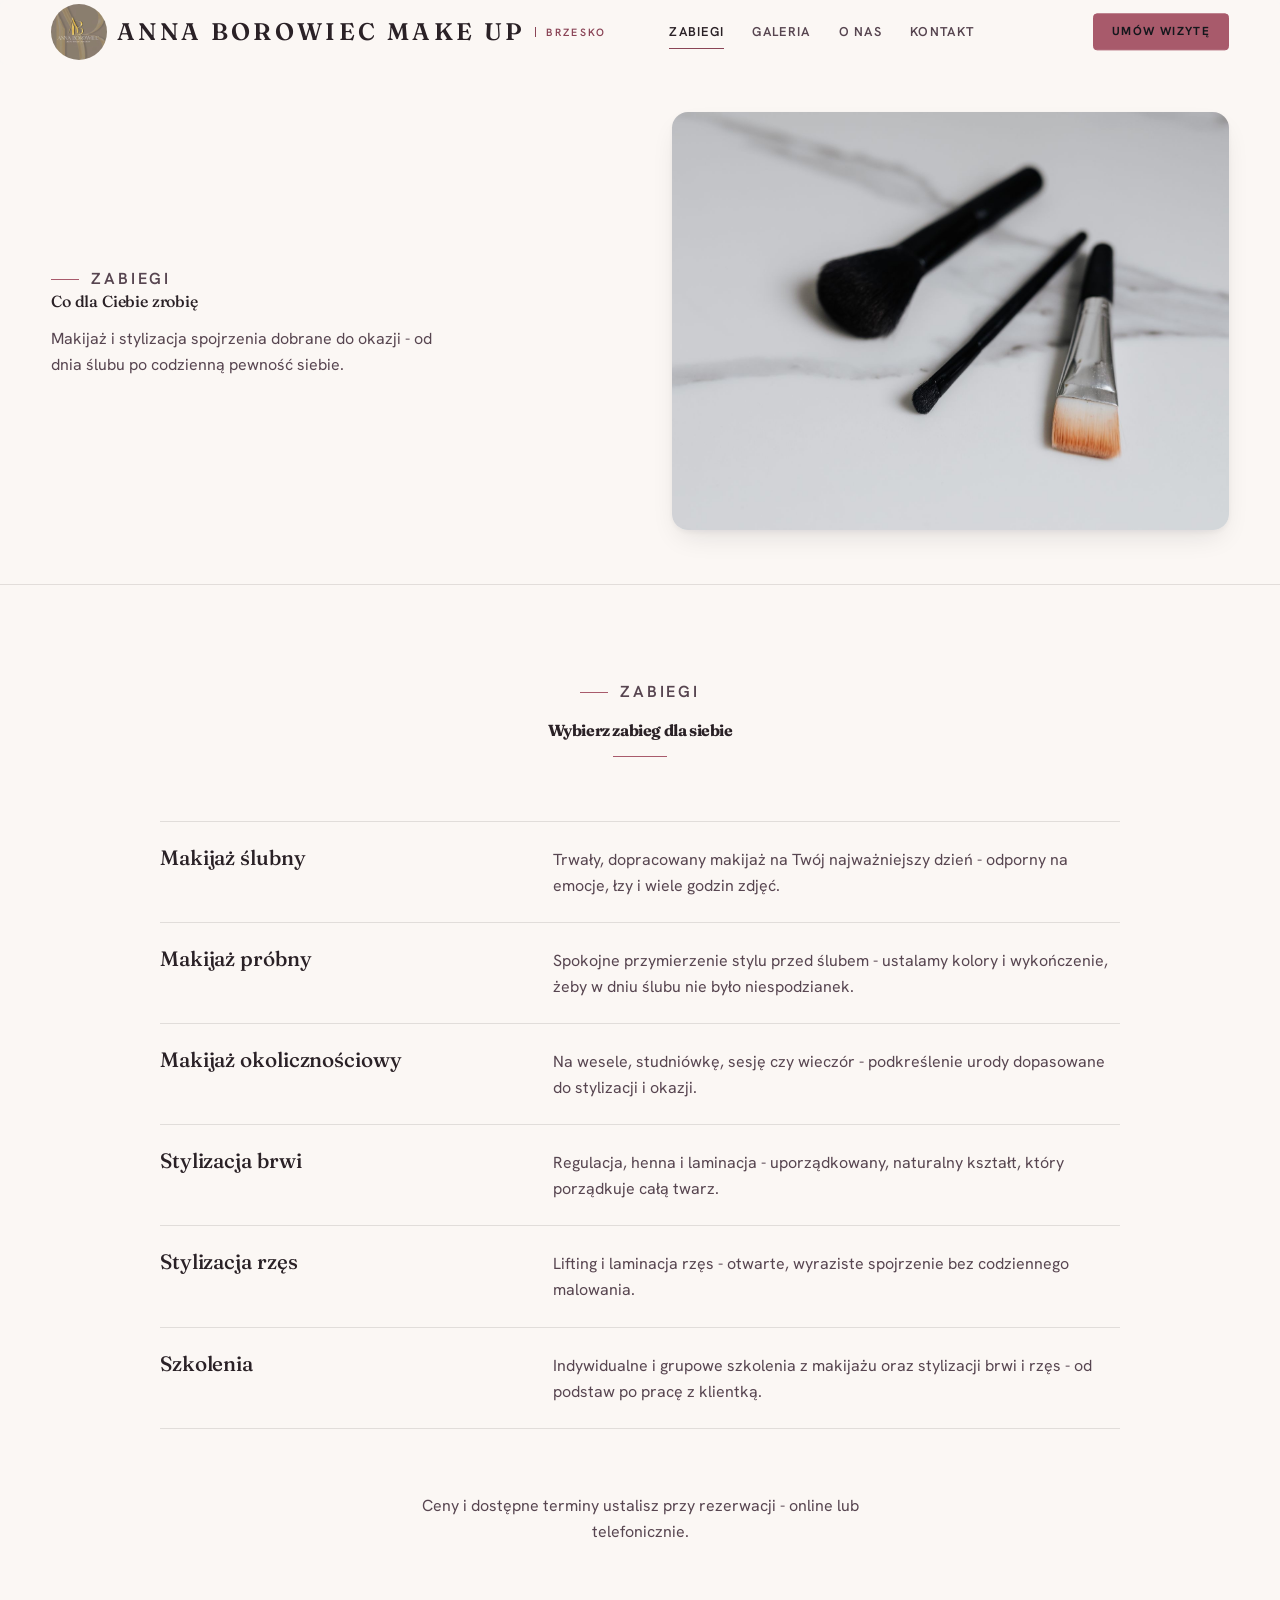
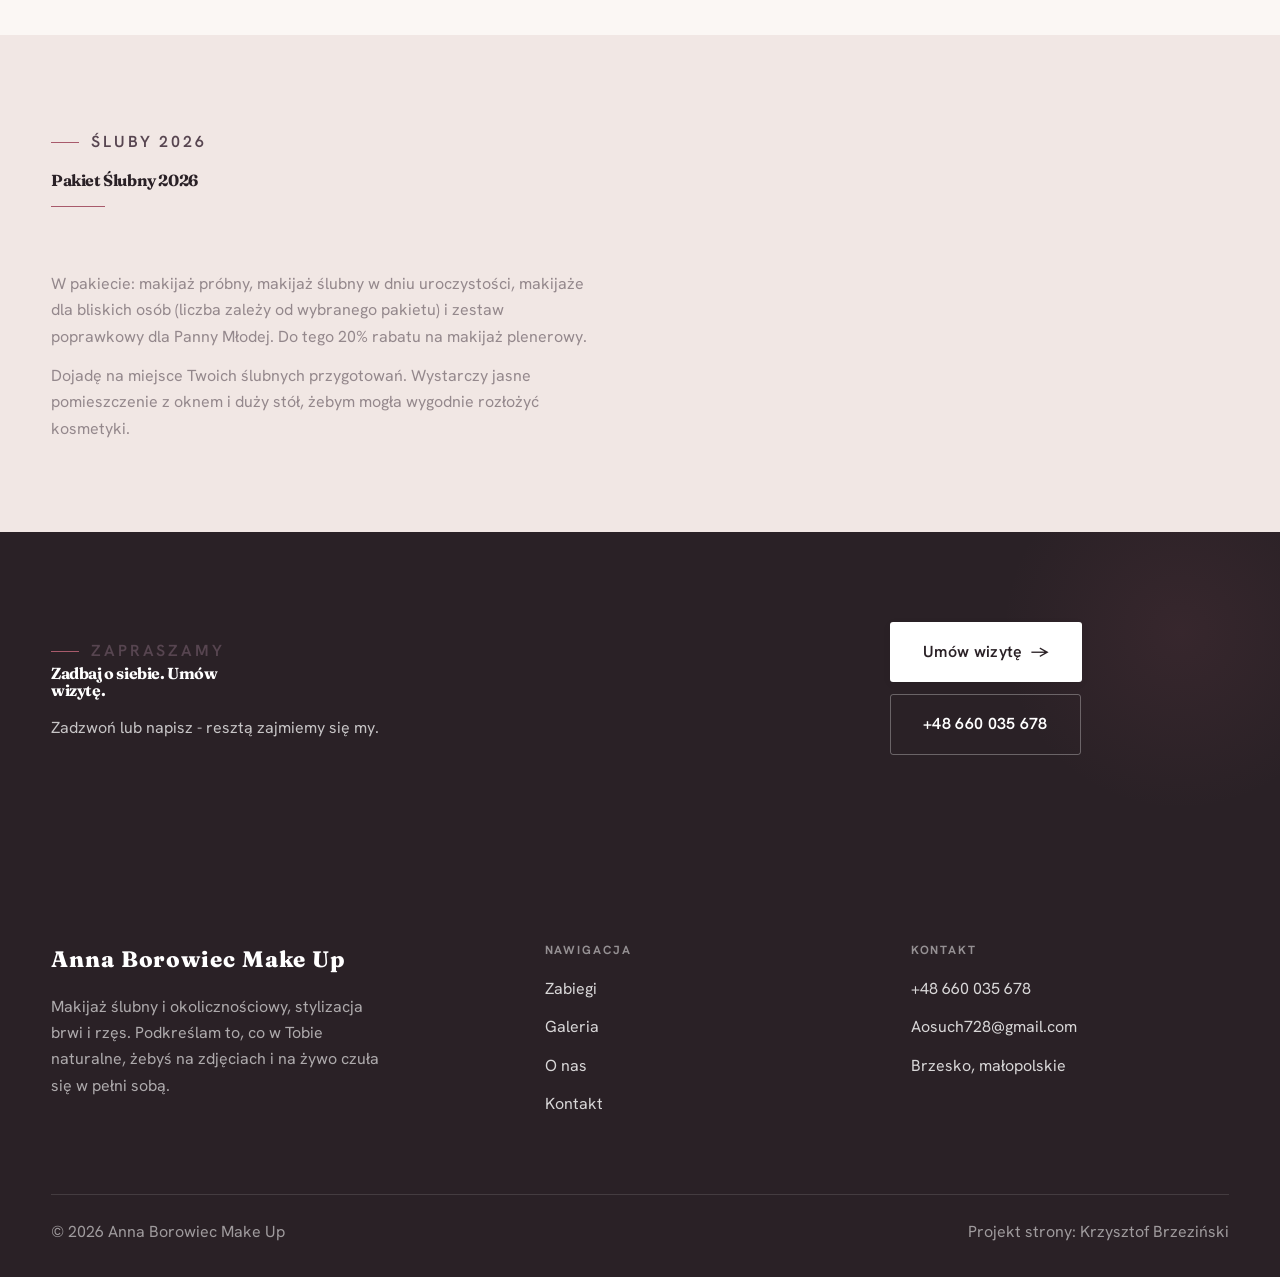
<file: oferta.html>
<!DOCTYPE html>
<html lang="pl">
<head>
<meta charset="UTF-8">
<meta name="viewport" content="width=device-width, initial-scale=1.0">
<title>Zabiegi - Anna Borowiec Make Up</title>
<meta name="description" content="Anna Borowiec Make Up - makijaż ślubny i okolicznościowy, stylizacja brwi i rzęs oraz szkolenia. Indywidualne podejście i dogodne terminy. Zapraszam.">
<link rel="preconnect" href="https://fonts.googleapis.com">
<link rel="preconnect" href="https://fonts.gstatic.com" crossorigin>
<link href="https://fonts.googleapis.com/css2?family=Fraunces:wght@500;600;700&family=Hanken+Grotesk:wght@400;500;600&display=swap" rel="stylesheet">
<link rel="stylesheet" href="assets/styles.css?v=3">
</head>
<body>

<header class="nav">
  <div class="wrap nav-inner">
    <a class="brand" href="index.html"><img class="brand-logo" src="img/logo.jpg" alt="Anna Borowiec Make Up - logo AB"><span class="name">Anna Borowiec Make Up</span><span class="sub">Brzesko</span></a>
    <nav class="nav-links">
      <a href="oferta.html" class="active">Zabiegi</a>
      <a href="realizacje.html">Galeria</a>
      <a href="o-nas.html">O nas</a>
      <a href="kontakt.html">Kontakt</a>
      <a href="kontakt.html" class="btn btn-accent">Umów wizytę</a>
    </nav>
    <button class="nav-toggle" aria-label="Menu"><span></span><span></span><span></span></button>
  </div>
</header>

<section class="pagehead pagehead-soft">
  <div class="wrap">
    <figure class="ph-fig reveal"><img src="img/g12.jpg" alt="Anna Borowiec Make Up - Co dla Ciebie zrobię" loading="lazy"></figure>
    <div class="ph-copy reveal">
      <span class="eyebrow">Zabiegi</span>
      <h1>Co dla Ciebie zrobię</h1>
      <p>Makijaż i stylizacja spojrzenia dobrane do okazji - od dnia ślubu po codzienną pewność siebie.</p>
    </div>
  </div>
</section>
<section class="menu-sec">
  <div class="wrap">
    <div class="head center reveal">
      <span class="eyebrow">Zabiegi</span>
      <h2>Wybierz zabieg dla siebie</h2>
    </div>
    <div class="cennik">
      <div class="cennik-row reveal"><div class="cn-name"><h3>Makijaż ślubny</h3></div><div class="cn-desc">Trwały, dopracowany makijaż na Twój najważniejszy dzień - odporny na emocje, łzy i wiele godzin zdjęć.</div></div>
      <div class="cennik-row reveal"><div class="cn-name"><h3>Makijaż próbny</h3></div><div class="cn-desc">Spokojne przymierzenie stylu przed ślubem - ustalamy kolory i wykończenie, żeby w dniu ślubu nie było niespodzianek.</div></div>
      <div class="cennik-row reveal"><div class="cn-name"><h3>Makijaż okolicznościowy</h3></div><div class="cn-desc">Na wesele, studniówkę, sesję czy wieczór - podkreślenie urody dopasowane do stylizacji i okazji.</div></div>
      <div class="cennik-row reveal"><div class="cn-name"><h3>Stylizacja brwi</h3></div><div class="cn-desc">Regulacja, henna i laminacja - uporządkowany, naturalny kształt, który porządkuje całą twarz.</div></div>
      <div class="cennik-row reveal"><div class="cn-name"><h3>Stylizacja rzęs</h3></div><div class="cn-desc">Lifting i laminacja rzęs - otwarte, wyraziste spojrzenie bez codziennego malowania.</div></div>
      <div class="cennik-row reveal"><div class="cn-name"><h3>Szkolenia</h3></div><div class="cn-desc">Indywidualne i grupowe szkolenia z makijażu oraz stylizacji brwi i rzęs - od podstaw po pracę z klientką.</div></div>
    </div>
    <p class="menu-note">Ceny i dostępne terminy ustalisz przy rezerwacji - online lub telefonicznie.</p>
  </div>
</section>
<section class="trust">
  <div class="wrap">
    <div class="head reveal">
      <span class="eyebrow">Śluby 2026</span>
      <h2>Pakiet Ślubny 2026</h2>
    </div>
    <p class="reveal" style="color:var(--muted);max-width:60ch">W pakiecie: makijaż próbny, makijaż ślubny w dniu uroczystości, makijaże dla bliskich osób (liczba zależy od wybranego pakietu) i zestaw poprawkowy dla Panny Młodej. Do tego 20% rabatu na makijaż plenerowy.</p>
    <p class="reveal" style="color:var(--muted);max-width:60ch;margin-top:12px">Dojadę na miejsce Twoich ślubnych przygotowań. Wystarczy jasne pomieszczenie z oknem i duży stół, żebym mogła wygodnie rozłożyć kosmetyki.</p>
  </div>
</section>
<section class="cta">
  <div class="wrap">
    <div class="reveal">
      <span class="eyebrow">Zapraszamy</span>
      <h2>Zadbaj o siebie. Umów wizytę.</h2>
      <p>Zadzwoń lub napisz - resztą zajmiemy się my.</p>
    </div>
    <div class="cta-actions reveal">
      <a href="kontakt.html" class="btn btn-light">Umów wizytę <span class="arr">→</span></a>
      <a href="tel:+48660035678" class="btn btn-ghost" style="color:#fff;border-color:rgba(255,255,255,.3)">+48 660 035 678</a>
    </div>
  </div>
</section>

<footer>
  <div class="wrap">
    <div class="foot-grid">
      <div class="foot-brand">
        <div class="name">Anna Borowiec Make Up</div>
        <p>Makijaż ślubny i okolicznościowy, stylizacja brwi i rzęs. Podkreślam to, co w Tobie naturalne, żebyś na zdjęciach i na żywo czuła się w pełni sobą.</p>
      </div>
      <div class="foot-col">
        <h4>Nawigacja</h4>
        <a href="oferta.html">Zabiegi</a>
        <a href="realizacje.html">Galeria</a>
        <a href="o-nas.html">O nas</a>
        <a href="kontakt.html">Kontakt</a>
      </div>
      <div class="foot-col">
        <h4>Kontakt</h4>
        <a href="tel:+48660035678">+48 660 035 678</a>
        <a href="mailto:Aosuch728@gmail.com">Aosuch728@gmail.com</a>
        <p>Brzesko, małopolskie</p>
      </div>
    </div>
    <div class="foot-bot">
      <span>© 2026 Anna Borowiec Make Up</span>
      <span>Projekt strony: Krzysztof Brzeziński</span>
    </div>
  </div>
</footer>
<div class="sticky-reserve"><a class="sr-book" href="kontakt.html">Umów wizytę</a><a class="sr-call" href="tel:+48660035678" aria-label="Zadzwoń"><svg class="ico-tel" width="16" height="16" viewBox="0 0 24 24" fill="none" aria-hidden="true"><path d="M6.6 10.8a15.5 15.5 0 0 0 6.6 6.6l2.2-2.2a1 1 0 0 1 1-.24 11.4 11.4 0 0 0 3.6.58 1 1 0 0 1 1 1V20a1 1 0 0 1-1 1A17 17 0 0 1 3 4a1 1 0 0 1 1-1h3.5a1 1 0 0 1 1 1c0 1.25.2 2.46.58 3.6a1 1 0 0 1-.25 1l-2.23 2.2Z" fill="currentColor"/></svg></a></div>

<script src="assets/main.js"></script>
</body>
</html>
</file>
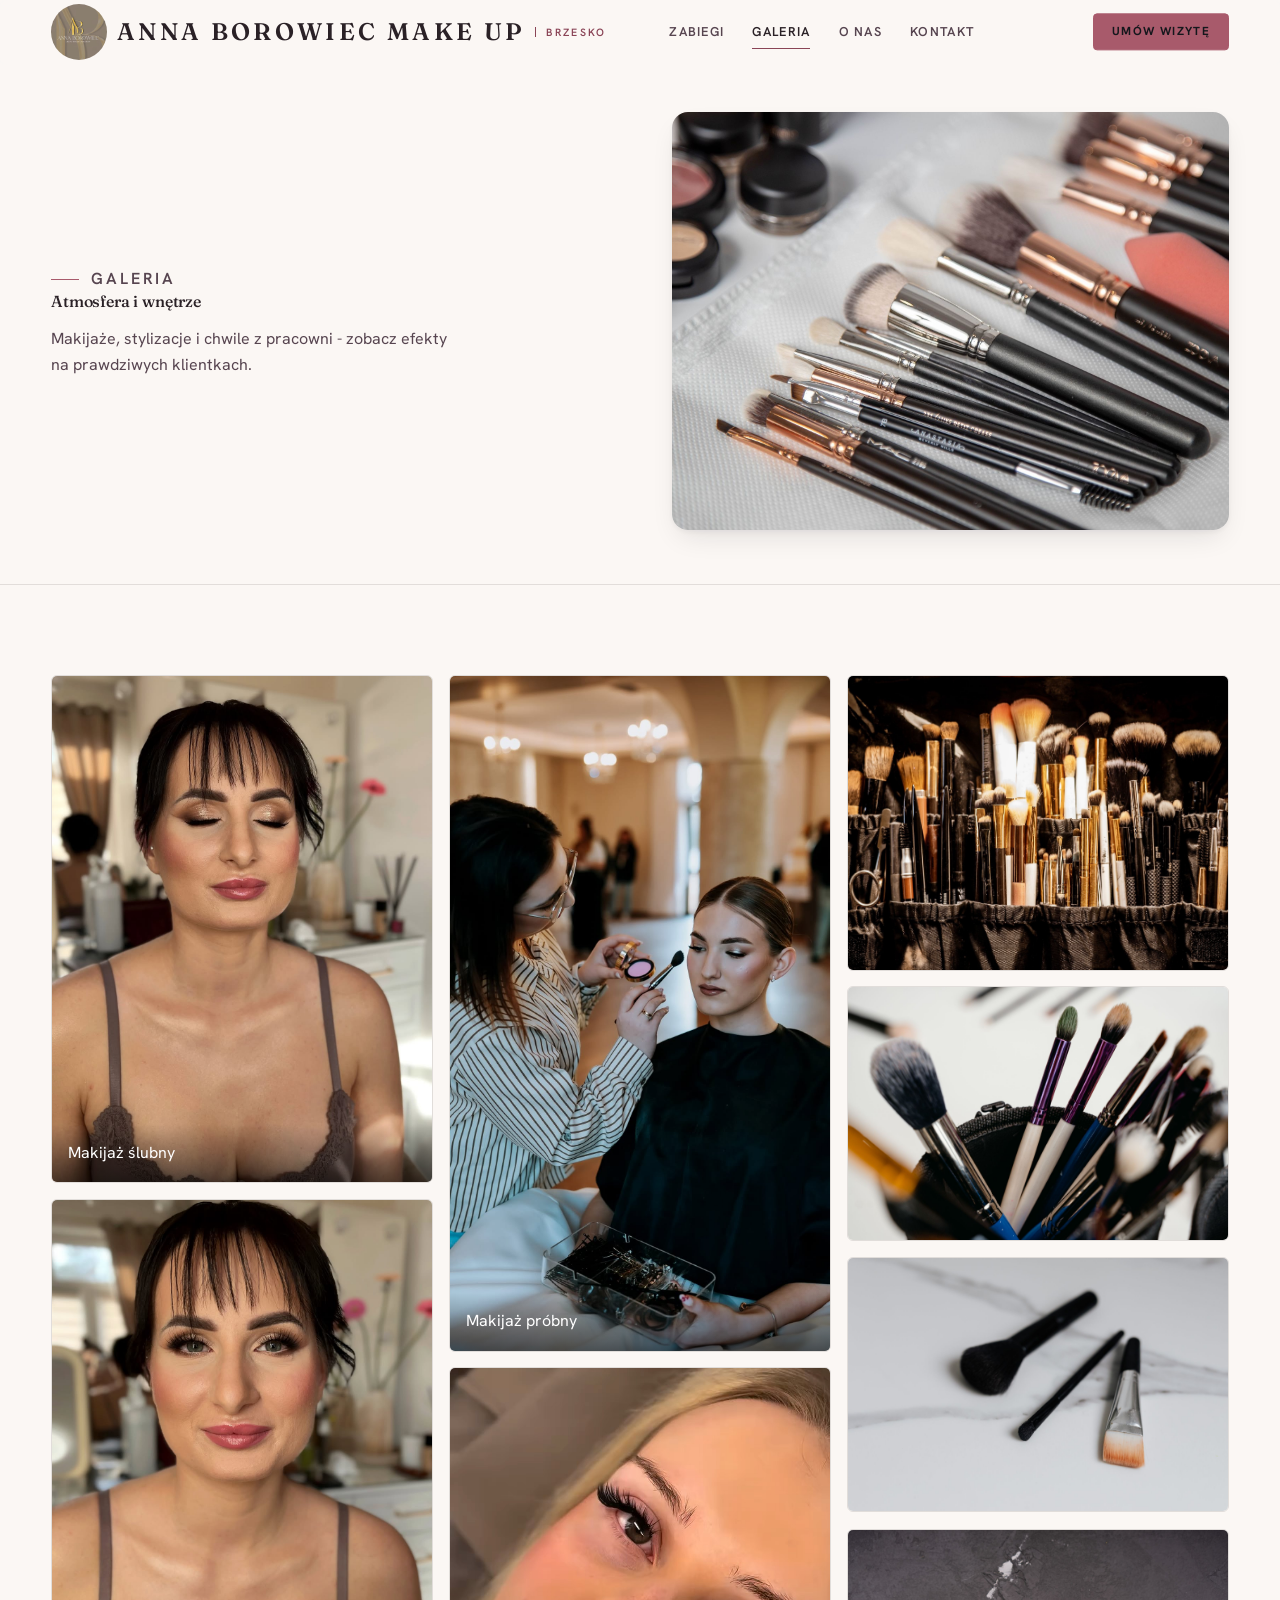
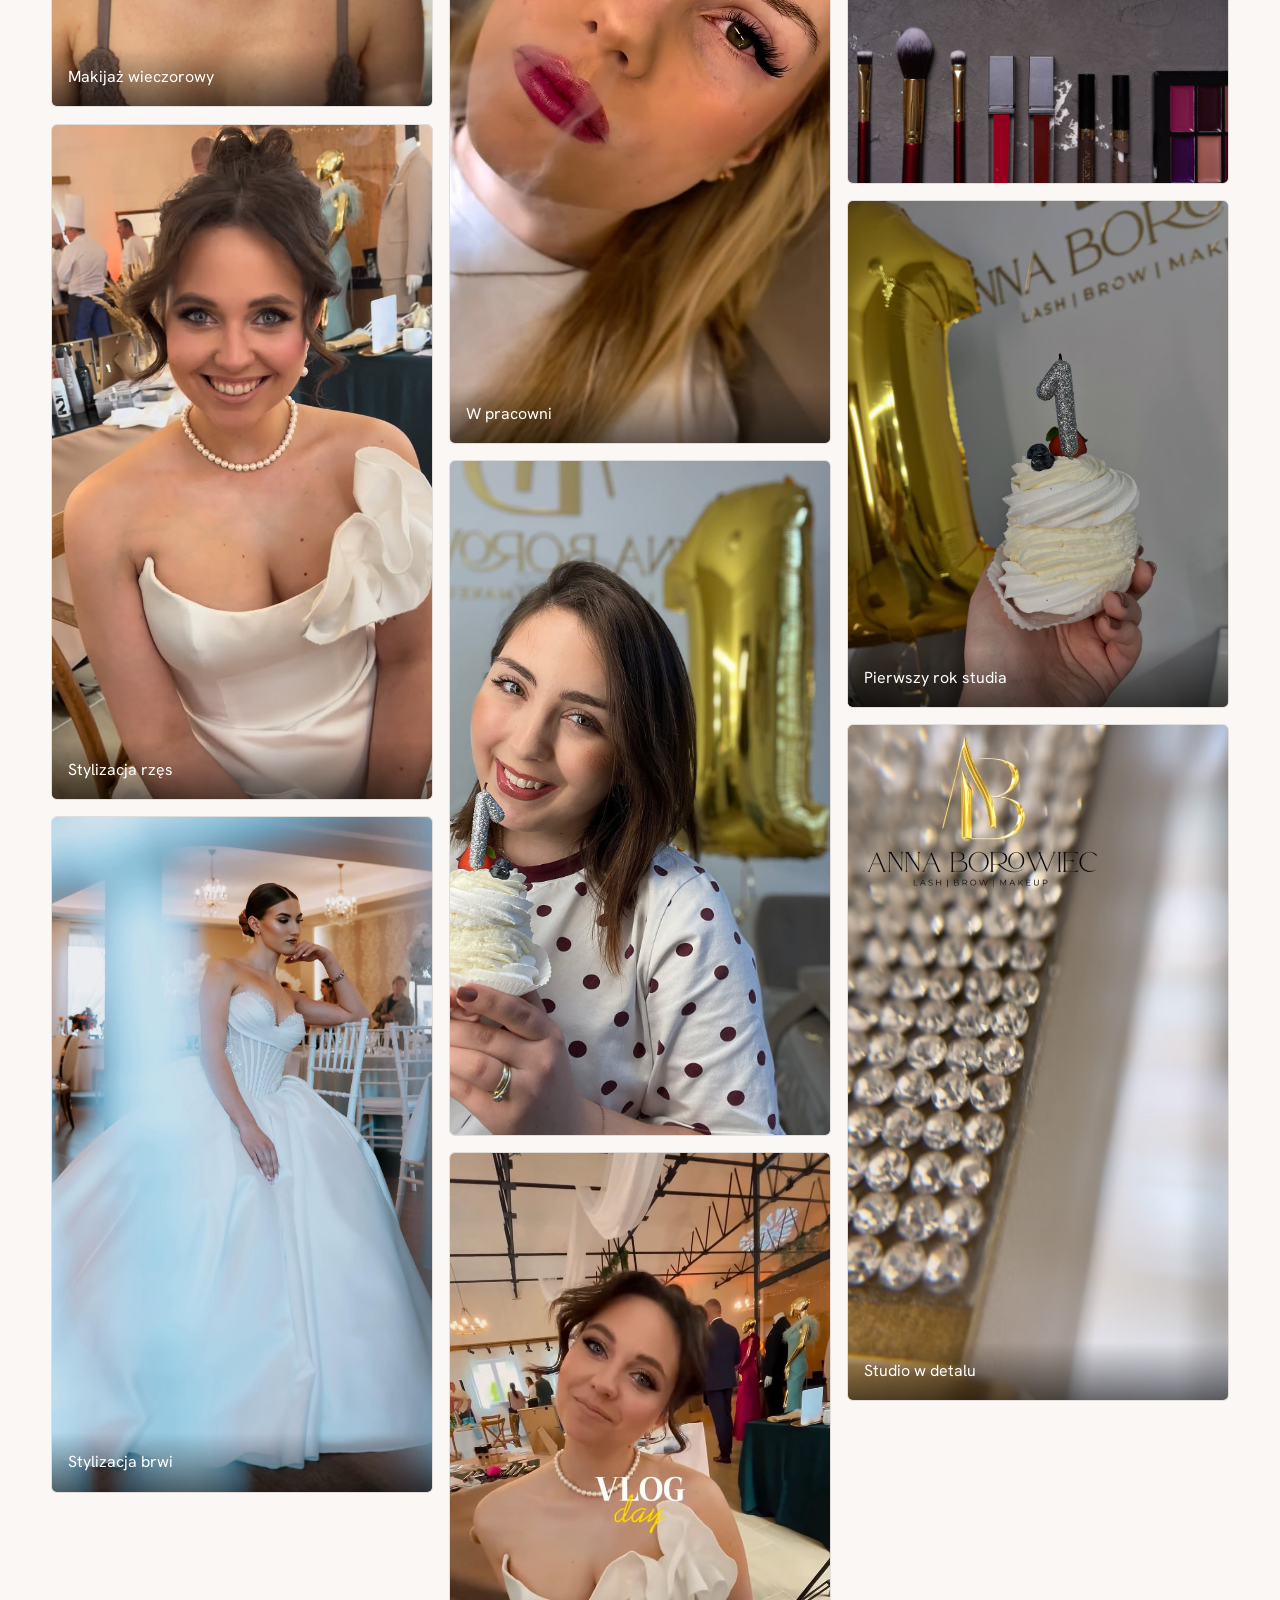
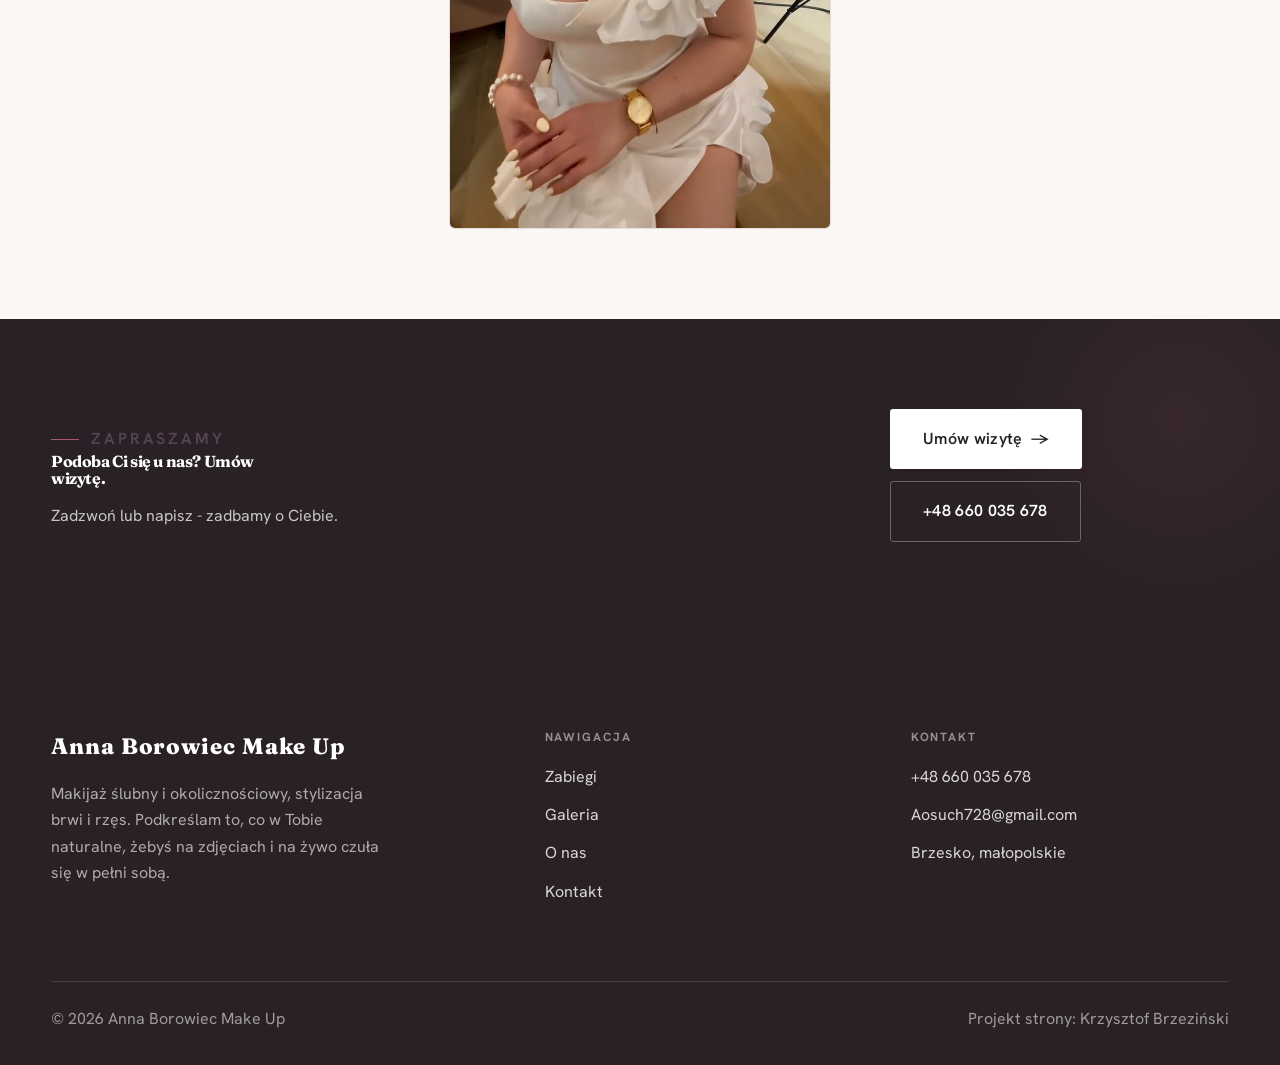
<file: realizacje.html>
<!DOCTYPE html>
<html lang="pl">
<head>
<meta charset="UTF-8">
<meta name="viewport" content="width=device-width, initial-scale=1.0">
<title>Galeria - Anna Borowiec Make Up</title>
<meta name="description" content="Galeria Anna Borowiec Make Up: Makijaż ślubny, Makijaż wieczorowy, Stylizacja rzęs, Stylizacja brwi, Makijaż próbny">
<link rel="preconnect" href="https://fonts.googleapis.com">
<link rel="preconnect" href="https://fonts.gstatic.com" crossorigin>
<link href="https://fonts.googleapis.com/css2?family=Fraunces:wght@500;600;700&family=Hanken+Grotesk:wght@400;500;600&display=swap" rel="stylesheet">
<link rel="stylesheet" href="assets/styles.css?v=3">
</head>
<body>

<header class="nav">
  <div class="wrap nav-inner">
    <a class="brand" href="index.html"><img class="brand-logo" src="img/logo.jpg" alt="Anna Borowiec Make Up - logo AB"><span class="name">Anna Borowiec Make Up</span><span class="sub">Brzesko</span></a>
    <nav class="nav-links">
      <a href="oferta.html">Zabiegi</a>
      <a href="realizacje.html" class="active">Galeria</a>
      <a href="o-nas.html">O nas</a>
      <a href="kontakt.html">Kontakt</a>
      <a href="kontakt.html" class="btn btn-accent">Umów wizytę</a>
    </nav>
    <button class="nav-toggle" aria-label="Menu"><span></span><span></span><span></span></button>
  </div>
</header>

<section class="pagehead pagehead-soft">
  <div class="wrap">
    <figure class="ph-fig reveal"><img src="img/g11.jpg" alt="Anna Borowiec Make Up - Atmosfera i wnętrze" loading="lazy"></figure>
    <div class="ph-copy reveal">
      <span class="eyebrow">Galeria</span>
      <h1>Atmosfera i wnętrze</h1>
      <p>Makijaże, stylizacje i chwile z pracowni - zobacz efekty na prawdziwych klientkach.</p>
    </div>
  </div>
</section>
<section>
  <div class="wrap">
    <div class="gallery-masonry">
      <figure class="m-tile reveal"><img src="img/g1.jpg" alt="Makijaż ślubny" loading="lazy"><div class="cap">Makijaż ślubny</div></figure>
      <figure class="m-tile reveal"><img src="img/g2.jpg" alt="Makijaż wieczorowy" loading="lazy"><div class="cap">Makijaż wieczorowy</div></figure>
      <figure class="m-tile reveal"><img src="img/g3.jpg" alt="Stylizacja rzęs" loading="lazy"><div class="cap">Stylizacja rzęs</div></figure>
      <figure class="m-tile reveal"><img src="img/g4.jpg" alt="Stylizacja brwi" loading="lazy"><div class="cap">Stylizacja brwi</div></figure>
      <figure class="m-tile reveal"><img src="img/g5.jpg" alt="Makijaż próbny" loading="lazy"><div class="cap">Makijaż próbny</div></figure>
      <figure class="m-tile reveal"><img src="img/g6.jpg" alt="W pracowni" loading="lazy"><div class="cap">W pracowni</div></figure>
      <figure class="m-tile reveal"><img src="img/g7.jpg" alt="Anna Borowiec Make Up" loading="lazy"></figure>
      <figure class="m-tile reveal"><img src="img/g8.jpg" alt="Anna Borowiec Make Up" loading="lazy"></figure>
      <figure class="m-tile reveal"><img src="img/g9.jpg" alt="Anna Borowiec Make Up" loading="lazy"></figure>
      <figure class="m-tile reveal"><img src="img/g10.jpg" alt="Anna Borowiec Make Up" loading="lazy"></figure>
      <figure class="m-tile reveal"><img src="img/g12.jpg" alt="Anna Borowiec Make Up" loading="lazy"></figure>
      <figure class="m-tile reveal"><img src="img/g13.jpg" alt="Anna Borowiec Make Up" loading="lazy"></figure>
      <figure class="m-tile reveal"><img src="img/g15.jpg" alt="Pierwszy rok studia Anna Borowiec" loading="lazy"><div class="cap">Pierwszy rok studia</div></figure>
      <figure class="m-tile reveal"><img src="img/g16.jpg" alt="Studio Anna Borowiec w detalu" loading="lazy"><div class="cap">Studio w detalu</div></figure>
    </div>
  </div>
</section>
<section class="cta">
  <div class="wrap">
    <div class="reveal">
      <span class="eyebrow">Zapraszamy</span>
      <h2>Podoba Ci się u nas? Umów wizytę.</h2>
      <p>Zadzwoń lub napisz - zadbamy o Ciebie.</p>
    </div>
    <div class="cta-actions reveal">
      <a href="kontakt.html" class="btn btn-light">Umów wizytę <span class="arr">→</span></a>
      <a href="tel:+48660035678" class="btn btn-ghost" style="color:#fff;border-color:rgba(255,255,255,.3)">+48 660 035 678</a>
    </div>
  </div>
</section>

<footer>
  <div class="wrap">
    <div class="foot-grid">
      <div class="foot-brand">
        <div class="name">Anna Borowiec Make Up</div>
        <p>Makijaż ślubny i okolicznościowy, stylizacja brwi i rzęs. Podkreślam to, co w Tobie naturalne, żebyś na zdjęciach i na żywo czuła się w pełni sobą.</p>
      </div>
      <div class="foot-col">
        <h4>Nawigacja</h4>
        <a href="oferta.html">Zabiegi</a>
        <a href="realizacje.html">Galeria</a>
        <a href="o-nas.html">O nas</a>
        <a href="kontakt.html">Kontakt</a>
      </div>
      <div class="foot-col">
        <h4>Kontakt</h4>
        <a href="tel:+48660035678">+48 660 035 678</a>
        <a href="mailto:Aosuch728@gmail.com">Aosuch728@gmail.com</a>
        <p>Brzesko, małopolskie</p>
      </div>
    </div>
    <div class="foot-bot">
      <span>© 2026 Anna Borowiec Make Up</span>
      <span>Projekt strony: Krzysztof Brzeziński</span>
    </div>
  </div>
</footer>
<div class="sticky-reserve"><a class="sr-book" href="kontakt.html">Umów wizytę</a><a class="sr-call" href="tel:+48660035678" aria-label="Zadzwoń"><svg class="ico-tel" width="16" height="16" viewBox="0 0 24 24" fill="none" aria-hidden="true"><path d="M6.6 10.8a15.5 15.5 0 0 0 6.6 6.6l2.2-2.2a1 1 0 0 1 1-.24 11.4 11.4 0 0 0 3.6.58 1 1 0 0 1 1 1V20a1 1 0 0 1-1 1A17 17 0 0 1 3 4a1 1 0 0 1 1-1h3.5a1 1 0 0 1 1 1c0 1.25.2 2.46.58 3.6a1 1 0 0 1-.25 1l-2.23 2.2Z" fill="currentColor"/></svg></a></div>

<script src="assets/main.js"></script>
</body>
</html>
</file>
<file: assets/styles.css>
/* ============================================================
   STOLBASZ — premium, architektoniczny B2B fit-out
   Jasna paleta, zero brązu. System wg premium-web-craft.
   Projekt strony: Krzysztof Brzeziński
   ============================================================ */

:root{
  /* PALETA — jasna, architektoniczna, chłodna */
  --paper:#FBF7F4;          /* główne tło */
  --paper-2:#F1E7E4;        /* sekcje alternatywne (chłodny jasny szary) */
  --paper-3:#F1E7E4;        /* delikatne wypełnienia */
  --ink:#2A2126;            /* tekst główny — chłodny grafit */
  --ink-soft:#574550;       /* nagłówki drugorzędne */
  --muted:#94888C;          /* tekst poboczny */
  --line:rgba(42,33,38,.12);/* hairline */
  --accent:#A85A6B;         /* stonowany petrol-slate — jedyny akcent */
  --accent-d:#8A4456;
  --accent-soft:rgba(168,90,107,.10);
  --dark:#2A2126;           /* sekcje ciemne (stopka/CTA) */

  /* ODSTĘPY — skala 4/8 */
  --space-1:4px; --space-2:8px; --space-3:12px; --space-4:16px; --space-5:24px;
  --space-6:32px; --space-7:48px; --space-8:64px; --space-9:96px; --space-10:128px;

  /* TYPOGRAFIA — fluid clamp() */
  --text-sm:clamp(.82rem,.8rem+.1vw,.9rem);
  --text-base:clamp(1rem,.97rem+.15vw,1.1rem);
  --text-lg:clamp(1.12rem,1.05rem+.3vw,1.3rem);
  --text-h3:clamp(1.2rem,1.1rem+.5vw,1.5rem);
  --text-h2:clamp(1.9rem,1.5rem+1.9vw,2.8rem);
  --text-h1:clamp(2.6rem,1.9rem+3.6vw,4.6rem);

  /* PROMIENIE — architektoniczne, raczej ostre */
  --r-sm:3px; --r-md:6px; --r-lg:10px;

  /* RUCH */
  --ease:cubic-bezier(.25,.46,.45,.94); --dur:.24s;

  /* CIENIE — miękkie, warstwowe */
  --sh-sm:0 1px 2px rgba(16,24,32,.04), 0 2px 8px rgba(16,24,32,.05);
  --sh-md:0 2px 6px rgba(16,24,32,.05), 0 12px 28px -8px rgba(16,24,32,.12);
  --sh-lg:0 6px 14px rgba(16,24,32,.07), 0 26px 56px -18px rgba(16,24,32,.22);

  --hairline:1px solid var(--line);

  --font-display:'Fraunces',serif;
  --font-body:'Hanken Grotesk',sans-serif;
}

*{box-sizing:border-box;margin:0;padding:0}
html{scroll-behavior:smooth}
body{
  font-family:var(--font-body);
  font-size:var(--text-base);
  line-height:1.65;
  color:var(--ink);
  background:var(--paper);
  -webkit-font-smoothing:antialiased;
  text-rendering:optimizeLegibility;
}
img{max-width:100%;display:block}
a{color:inherit;text-decoration:none}

.wrap{width:min(92%,1180px);margin-inline:auto}
section{padding-block:clamp(52px,6.5vw,96px)}

h1,h2,h3{font-family:var(--font-display);font-weight:700;line-height:1.08;letter-spacing:-.02em;color:var(--ink)}
h1{font-size:var(--text-h1);letter-spacing:-.035em}
h2{font-size:var(--text-h2);letter-spacing:-.025em}
h3{font-size:var(--text-h3)}
p{max-width:65ch}

.eyebrow{
  font-family:var(--font-body);
  font-size:var(--text-sm);
  font-weight:600;
  letter-spacing:.18em;
  text-transform:uppercase;
  color:var(--accent);
  display:inline-flex;align-items:center;gap:var(--space-3);
}
.eyebrow::before{content:"";width:28px;height:1px;background:var(--accent);display:inline-block}

.muted{color:var(--muted)}
.lead{font-size:var(--text-lg);line-height:1.55;color:var(--ink-soft);max-width:50ch}

/* ---------- BUTTONS ---------- */
.btn{
  display:inline-flex;align-items:center;gap:var(--space-2);
  font-weight:600;font-size:var(--text-sm);letter-spacing:.02em;
  padding:var(--space-4) var(--space-6);
  border-radius:var(--r-sm);
  transition:transform var(--dur) var(--ease),box-shadow var(--dur) var(--ease),background var(--dur) var(--ease);
  cursor:pointer;border:1px solid transparent;
}
.btn-accent{background:var(--accent);color:#fff;box-shadow:var(--sh-sm)}
.btn-accent:hover{background:var(--accent-d);transform:translateY(-2px);box-shadow:var(--sh-md)}
.btn-accent:active{transform:translateY(0);box-shadow:var(--sh-sm)}
.btn-ghost{background:transparent;color:var(--ink);border-color:var(--line)}
.btn-ghost:hover{border-color:var(--accent);color:var(--accent);transform:translateY(-2px)}
.btn-light{background:#fff;color:var(--ink);box-shadow:var(--sh-sm)}
.btn-light:hover{transform:translateY(-2px);box-shadow:var(--sh-md)}
.btn .arr{transition:transform var(--dur) var(--ease)}
.btn:hover .arr{transform:translateX(4px)}

/* ---------- NAV ---------- */
.nav{
  position:sticky;top:0;z-index:50;
  background:color-mix(in srgb,var(--paper) 88%,transparent);
  backdrop-filter:saturate(140%) blur(10px);
  border-bottom:var(--hairline);
}
.nav-inner{display:flex;align-items:center;justify-content:space-between;height:72px}
.brand{display:flex;flex-direction:column;line-height:1}
.brand .name{font-family:var(--font-display);font-weight:800;font-size:1.35rem;letter-spacing:.04em}
.brand .sub{font-size:.62rem;letter-spacing:.34em;text-transform:uppercase;color:var(--muted);margin-top:5px}
.nav-links{display:flex;align-items:center;gap:var(--space-6)}
.nav-links a{font-size:var(--text-sm);font-weight:500;color:var(--ink-soft);position:relative;padding-block:4px;transition:color var(--dur) var(--ease)}
.nav-links a::after{content:"";position:absolute;left:0;bottom:0;width:0;height:1.5px;background:var(--accent);transition:width var(--dur) var(--ease)}
.nav-links a:hover,.nav-links a.active{color:var(--ink)}
.nav-links a:hover::after,.nav-links a.active::after{width:100%}
.nav-links .btn{padding:var(--space-2) var(--space-5)}
/* przyciski w nav: właściwy kolor (przebij .nav-links a) + bez podkreślenia */
.nav-links a.btn-accent{color:#fff}
.nav-links a.btn-ghost,.nav-links a.btn-light{color:var(--ink)}
.nav-links a.btn::after{display:none}
.nav-toggle{display:none;background:none;border:none;cursor:pointer;flex-direction:column;gap:5px;padding:8px}
.nav-toggle span{width:24px;height:2px;background:var(--ink);transition:var(--dur)}

/* ---------- HERO (split) ---------- */
.hero{position:relative;overflow:hidden;border-bottom:var(--hairline)}
.hero-grid{display:grid;grid-template-columns:1.05fr .95fr;gap:clamp(24px,4vw,60px);align-items:center;
  padding-block:clamp(36px,4.5vw,64px)}
.hero-copy .eyebrow{margin-bottom:var(--space-5)}
.hero-copy h1{margin-bottom:var(--space-5)}
.hero-copy .lead{margin-bottom:var(--space-7)}
.hero-actions{display:flex;flex-wrap:wrap;gap:var(--space-4)}
.hero-art{position:relative;aspect-ratio:4/3;border-radius:var(--r-lg);overflow:hidden;box-shadow:var(--sh-lg)}
.hero-art img{width:100%;height:100%;object-fit:cover}
.hero-art::after{content:"";position:absolute;inset:0;background:linear-gradient(180deg,transparent 55%,rgba(18,24,28,.28))}
.hero-badge{position:absolute;left:var(--space-5);bottom:var(--space-5);z-index:2;
  background:rgba(252,252,251,.94);backdrop-filter:blur(4px);
  border-radius:var(--r-md);padding:var(--space-4) var(--space-5);box-shadow:var(--sh-md);max-width:78%}
.hero-badge strong{display:block;font-family:var(--font-display);font-size:1rem;letter-spacing:-.01em}
.hero-badge span{font-size:var(--text-sm);color:var(--muted)}

/* ---------- HERO duży / kinowy (strona główna) ---------- */
.hero-cine{position:relative;min-height:clamp(560px,82vh,840px);min-height:clamp(560px,82svh,840px);display:flex;align-items:center;overflow:hidden;border-bottom:var(--hairline)}
.hero-cine>img{position:absolute;inset:0;width:100%;height:100%;object-fit:cover;z-index:0}
.hero-cine::after{content:"";position:absolute;inset:0;z-index:1;
  background:linear-gradient(95deg,rgba(13,18,23,.86) 0%,rgba(13,18,23,.64) 32%,rgba(13,18,23,.24) 62%,rgba(13,18,23,.04) 100%)}
.hero-cine .wrap{position:relative;z-index:2;padding-block:var(--space-8)}
.hero-cine .hero-copy{max-width:660px}
.hero-cine .eyebrow{color:#fff;margin-bottom:var(--space-5)}
.hero-cine .eyebrow::before{background:#fff}
.hero-cine h1{color:#fff;margin-bottom:var(--space-5);font-size:clamp(2.9rem,2rem+4.4vw,5.2rem)}
.hero-cine .lead{color:rgba(255,255,255,.92);max-width:48ch;margin-bottom:var(--space-7)}
.hero-cine .hero-actions{display:flex;flex-wrap:wrap;gap:var(--space-4)}
@media(max-width:680px){
  .hero-cine{min-height:clamp(520px,76vh,640px);min-height:clamp(520px,76svh,640px);align-items:flex-end}
  .hero-cine::after{background:linear-gradient(0deg,rgba(13,18,23,.9) 6%,rgba(13,18,23,.45) 55%,rgba(13,18,23,.25) 100%)}
  .hero-cine .wrap{padding-bottom:var(--space-9)}
}

/* full-bleed hero variant (podstrony) */
.pagehead{position:relative;min-height:46vh;min-height:46svh;display:flex;align-items:flex-end;overflow:hidden;border-bottom:var(--hairline)}
.pagehead img{position:absolute;inset:0;width:100%;height:100%;object-fit:cover}
.pagehead::after{content:"";position:absolute;inset:0;background:linear-gradient(180deg,rgba(18,24,28,.25),rgba(18,24,28,.62))}
.pagehead .wrap{position:relative;z-index:2;padding-block:var(--space-9);color:#fff}
.pagehead h1{color:#fff;max-width:18ch}
.pagehead .eyebrow{color:#fff}
.pagehead .eyebrow::before{background:#fff}
.pagehead p{color:rgba(255,255,255,.86);margin-top:var(--space-4);max-width:54ch}

/* ---------- STRIP (pasek skrótów / liczby) ---------- */
.strip{background:var(--dark);color:#fff}
.strip .wrap{display:grid;grid-template-columns:repeat(4,1fr);gap:var(--space-6);padding-block:var(--space-8)}
.strip .item .k{font-family:var(--font-display);font-size:clamp(1.6rem,1.2rem+1.4vw,2.4rem);font-weight:800;letter-spacing:-.02em;color:#fff}
.strip .item .v{font-size:var(--text-sm);color:rgba(255,255,255,.66);margin-top:var(--space-2);line-height:1.45}
.strip .item{border-left:2px solid var(--accent);padding-left:var(--space-5)}

/* ---------- SECTION HEAD ---------- */
.head{max-width:48rem;margin-bottom:var(--space-8)}
.head.center{margin-inline:auto;text-align:center}
.head .eyebrow{margin-bottom:var(--space-4)}
.head h2{margin-bottom:var(--space-4)}
.head p{color:var(--muted);font-size:var(--text-lg);line-height:1.55}
.head.center p{margin-inline:auto}

/* ---------- INTRO SPLIT ---------- */
.split{display:grid;grid-template-columns:.92fr 1.08fr;gap:clamp(28px,5vw,80px);align-items:center}
.split.rev{grid-template-columns:1.08fr .92fr}
.split.rev .split-art{order:-1}
.split-art{position:relative;aspect-ratio:5/4;border-radius:var(--r-lg);overflow:hidden;box-shadow:var(--sh-lg)}
.split-art img{width:100%;height:100%;object-fit:cover}
.split-copy h2{margin-bottom:var(--space-5)}
.split-copy p+p{margin-top:var(--space-4)}
.split-copy .btn{margin-top:var(--space-6)}

/* ---------- SERVICES (zakres) ---------- */
.svc-grid{display:grid;grid-template-columns:repeat(auto-fit,minmax(280px,1fr));gap:var(--space-5)}
.svc{background:#fff;border:var(--hairline);border-radius:var(--r-md);padding:var(--space-7) var(--space-6);
  transition:transform var(--dur) var(--ease),box-shadow var(--dur) var(--ease),border-color var(--dur) var(--ease);
  position:relative;overflow:hidden}
.svc::before{content:"";position:absolute;left:0;top:0;width:3px;height:0;background:var(--accent);transition:height var(--dur) var(--ease)}
.svc:hover{transform:translateY(-4px);box-shadow:var(--sh-md);border-color:transparent}
.svc:hover::before{height:100%}
.svc .ic{font-family:var(--font-display);font-size:.8rem;font-weight:700;letter-spacing:.12em;color:var(--accent);margin-bottom:var(--space-4)}
.svc h3{margin-bottom:var(--space-3);font-size:1.22rem}
.svc p{color:var(--muted);font-size:var(--text-base);line-height:1.6}

/* big detailed service rows */
.svc-row{display:grid;grid-template-columns:.8fr 1.2fr;gap:clamp(20px,4vw,60px);align-items:center;padding-block:var(--space-8)}
.svc-row+.svc-row{border-top:var(--hairline)}
.svc-row.rev{grid-template-columns:1.2fr .8fr}
.svc-row.rev .svc-row-art{order:-1}
.svc-row-art{aspect-ratio:4/3;border-radius:var(--r-md);overflow:hidden;box-shadow:var(--sh-md)}
.svc-row-art img{width:100%;height:100%;object-fit:cover}
.svc-row h3{font-size:1.5rem;margin-bottom:var(--space-4)}
.svc-row .num{font-family:var(--font-display);font-size:.85rem;font-weight:700;letter-spacing:.14em;color:var(--accent);display:block;margin-bottom:var(--space-3)}
.svc-row ul{list-style:none;margin-top:var(--space-4);display:flex;flex-direction:column;gap:var(--space-2)}
.svc-row li{position:relative;padding-left:var(--space-5);color:var(--muted);font-size:var(--text-base)}
.svc-row li::before{content:"";position:absolute;left:0;top:.62em;width:8px;height:1px;background:var(--accent)}

/* ---------- GALLERY (realizacje) ---------- */
.gallery{display:grid;grid-template-columns:repeat(12,1fr);gap:var(--space-4);grid-auto-rows:200px}
/* GALERIA MASONRY — pionowe zdjęcia (portrety beauty/wellness) bez przycinania: kolumny, height auto */
.gallery-masonry{column-count:3;column-gap:var(--space-4)}
@media(max-width:900px){.gallery-masonry{column-count:2}}
@media(max-width:560px){.gallery-masonry{column-count:1}}
.gallery-masonry .m-tile{break-inside:avoid;margin:0 0 var(--space-4);padding:0;position:relative;overflow:hidden;border-radius:var(--r-md);border:1px solid var(--line)}
.gallery-masonry .m-tile img{width:100%;height:auto;display:block}
.gallery-masonry .m-tile .cap{position:absolute;left:0;right:0;bottom:0;padding:var(--space-4);color:#fff;background:linear-gradient(0deg,rgba(0,0,0,.55),transparent);font-size:var(--text-sm)}
.tile{position:relative;overflow:hidden;border-radius:var(--r-md);box-shadow:var(--sh-sm);
  transition:transform var(--dur) var(--ease),box-shadow var(--dur) var(--ease)}
.tile img{width:100%;height:100%;object-fit:cover;transition:transform .6s var(--ease)}
.tile:hover{box-shadow:var(--sh-md)}
.tile:hover img{transform:scale(1.05)}
.tile .cap{position:absolute;left:0;right:0;bottom:0;padding:var(--space-5) var(--space-4) var(--space-4);
  background:linear-gradient(transparent,rgba(18,24,28,.78));color:#fff;
  font-size:var(--text-sm);font-weight:600;letter-spacing:.01em;
  opacity:0;transform:translateY(8px);transition:var(--dur) var(--ease)}
.tile:hover .cap{opacity:1;transform:translateY(0)}
.tile .cap small{display:block;font-weight:400;opacity:.78;letter-spacing:.04em;text-transform:uppercase;font-size:.66rem;margin-top:3px}
/* bento spans */
.t-wide{grid-column:span 6}
.t-tall{grid-column:span 6;grid-row:span 2}
.t-std{grid-column:span 6}
.t-third{grid-column:span 4}
.t-two3{grid-column:span 8}

/* ---------- TRUST / WIARYGODNOŚĆ ---------- */
.trust{background:var(--paper-2)}
.trust-grid{display:grid;grid-template-columns:repeat(auto-fit,minmax(240px,1fr));gap:var(--space-5);margin-top:var(--space-7)}
.trust-card{background:#fff;border-radius:var(--r-md);padding:var(--space-7) var(--space-6);box-shadow:var(--sh-sm);border-top:3px solid var(--accent)}
.trust-card .big{font-family:var(--font-display);font-size:clamp(1.8rem,1.3rem+1.6vw,2.6rem);font-weight:800;letter-spacing:-.02em;color:var(--ink);line-height:1}
.trust-card h3{font-size:1.12rem;margin:var(--space-3) 0 var(--space-2)}
.trust-card p{color:var(--muted);font-size:var(--text-base);line-height:1.55}

/* ---------- CTA band ---------- */
.cta{background:var(--dark);color:#fff;position:relative;overflow:hidden}
.cta .wrap{display:grid;grid-template-columns:1.4fr .6fr;gap:var(--space-7);align-items:center;position:relative;z-index:2}
.cta h2{color:#fff;max-width:20ch}
.cta p{color:rgba(255,255,255,.74);margin-top:var(--space-4)}
.cta-actions{display:flex;flex-direction:column;gap:var(--space-3);align-items:flex-start}
.cta::before{content:"";position:absolute;right:-80px;top:-80px;width:360px;height:360px;border-radius:50%;
  background:radial-gradient(circle,var(--accent-soft),transparent 70%)}

/* ---------- CONTACT ---------- */
.contact-grid{display:grid;grid-template-columns:.85fr 1.15fr;gap:clamp(28px,4vw,56px);align-items:start}
.info-list{display:flex;flex-direction:column;gap:var(--space-2)}
.info-row{display:flex;gap:var(--space-4);align-items:flex-start;padding-block:var(--space-4);border-bottom:var(--hairline)}
.info-row .ic{flex:none;width:42px;height:42px;display:grid;place-items:center;border-radius:50%;
  background:var(--accent-soft);color:var(--accent);font-size:1.05rem}
.info-row .lbl{font-size:.72rem;letter-spacing:.14em;text-transform:uppercase;color:var(--muted)}
.info-row .val{font-weight:600;font-size:var(--text-base);margin-top:2px}
.info-row a.val:hover{color:var(--accent)}
.map{border:none;border-radius:var(--r-lg);box-shadow:var(--sh-md);width:100%;height:100%;min-height:380px;filter:grayscale(.2) contrast(1.02)}
.form{background:#fff;border:var(--hairline);border-radius:var(--r-lg);padding:clamp(24px,3vw,40px);box-shadow:var(--sh-sm)}
.form .fld{margin-bottom:var(--space-5)}
.form label{display:block;font-size:var(--text-sm);font-weight:600;margin-bottom:var(--space-2)}
.form input,.form textarea{width:100%;font-family:inherit;font-size:var(--text-base);color:var(--ink);
  padding:var(--space-4);border:var(--hairline);border-radius:var(--r-sm);background:var(--paper);transition:border-color var(--dur)}
.form input:focus,.form textarea:focus{outline:none;border-color:var(--accent);background:#fff}
.form textarea{resize:vertical;min-height:120px}
.form .note{font-size:var(--text-sm);color:var(--muted);margin-top:var(--space-3)}

/* ---------- FOOTER ---------- */
footer{background:var(--dark);color:#fff;padding-block:var(--space-9) var(--space-6)}
.foot-grid{display:grid;grid-template-columns:1.4fr 1fr 1fr;gap:var(--space-7);margin-bottom:var(--space-8)}
.foot-brand .name{font-family:var(--font-display);font-weight:800;font-size:1.4rem;letter-spacing:.04em}
.foot-brand p{color:rgba(255,255,255,.62);margin-top:var(--space-4);font-size:var(--text-base);max-width:38ch}
.foot-col h4{font-size:.74rem;letter-spacing:.16em;text-transform:uppercase;color:rgba(255,255,255,.5);margin-bottom:var(--space-4)}
.foot-col a,.foot-col p{display:block;color:rgba(255,255,255,.82);font-size:var(--text-base);margin-bottom:var(--space-3)}
.foot-col a:hover{color:#fff}
.foot-bot{border-top:1px solid rgba(255,255,255,.12);padding-top:var(--space-5);display:flex;justify-content:space-between;flex-wrap:wrap;gap:var(--space-3);
  font-size:var(--text-sm);color:rgba(255,255,255,.55)}
.foot-bot a:hover{color:#fff}

/* ---------- REVEAL ---------- */
.reveal{opacity:0;transform:translateY(22px);transition:opacity .6s var(--ease),transform .6s var(--ease)}
.reveal.in{opacity:1;transform:none}

/* ---------- RESPONSIVE ---------- */
@media(max-width:920px){
  .hero-grid,.split,.split.rev,.svc-row,.svc-row.rev,.cta .wrap,.contact-grid,.foot-grid{grid-template-columns:1fr}
  .split.rev .split-art,.svc-row.rev .svc-row-art{order:0}
  .hero-art{aspect-ratio:16/10;max-height:420px}
  .strip .wrap{grid-template-columns:repeat(2,1fr);gap:var(--space-7)}
  .gallery{grid-auto-rows:180px}
  .t-wide,.t-tall,.t-std,.t-third,.t-two3{grid-column:span 6}
  .t-tall{grid-row:span 1}
  .cta-actions{flex-direction:row;flex-wrap:wrap}
  .foot-grid{gap:var(--space-6)}
}
@media(max-width:680px){
  .nav-links{position:fixed;inset:72px 0 auto 0;background:var(--paper);flex-direction:column;align-items:stretch;
    gap:0;padding:var(--space-4) 6%;border-bottom:var(--hairline);box-shadow:var(--sh-md);
    transform:translateY(-120%);transition:transform var(--dur) var(--ease)}
  .nav-links.open{transform:translateY(0)}
  .nav-links a{padding-block:var(--space-4);border-bottom:var(--hairline)}
  .nav-links .btn{margin-top:var(--space-3);justify-content:center}
  .nav-toggle{display:flex}
  .strip .wrap{grid-template-columns:1fr}
  .gallery{grid-template-columns:repeat(6,1fr)}
  .foot-grid{grid-template-columns:1fr}
}
@media(prefers-reduced-motion:reduce){
  *{animation-duration:.01ms!important;transition:none!important}
  .reveal{opacity:1!important;transform:none!important}
  html{scroll-behavior:auto}
}

/* ============================================================
   PREMIUM LAYER — destylat deep-researchu branż (anty-AI, spokój).
   Zmienne STOLBASZ (--accent/--ink/--paper/--line/--dark). Ruch ledwo
   zauważalny, krzywa cubic-bezier(.16,.84,.44,1); prefers-reduced-motion
   pokryte blanketem wyżej. Karty hairline zamiast cieni = #1 sygnał „nie-AI".
   ============================================================ */

/* więcej oddechu między sekcjami (liderzy: 110-130px) */
section{padding-block:clamp(64px,8vw,128px)}

/* 1) Aksamitny reveal — dłuższa, miękka krzywa zamiast „skoku" */
.reveal{transition:opacity .9s cubic-bezier(.16,.84,.44,1),transform .9s cubic-bezier(.16,.84,.44,1);will-change:opacity,transform}
/* stagger TYLKO w galerii (tam pozycja = porządek dzieci) */
.gallery .reveal:nth-child(2){transition-delay:.07s}
.gallery .reveal:nth-child(3){transition-delay:.14s}
.gallery .reveal:nth-child(4){transition-delay:.21s}
.gallery .reveal:nth-child(5){transition-delay:.28s}
.gallery .reveal:nth-child(6){transition-delay:.35s}

/* 2) Hero STATYCZNY na .hero-cine — Ken Burns CAŁKIEM WYŁĄCZONY 26.06 (3. zgłoszenie Szymona).
   GENEZA: animowanie scale na <img> hero z teksturami (cegły/framugi) re-samplinguje obraz
   klatka po klatce → na części ekranów drobne drganie/shimmer = „heroshot się trzęsie".
   translateY usunięto wcześniej, scale-only + will-change/GPU NIE wystarczyły do GWARANCJI gładkości.
   Krzysztof zażądał pewności („make sure, że błąd się nie pojawi") > efekt. Zero animacji = 0% drgania.
   Delikatny zoom zostaje TYLKO w pełnoekranowych hero gastro/studio (hg-bg/hs-bg — tło, inny
   mechanizm, chwalone, nigdy nie zgłaszane). NIE wracać do KB na .hero-cine bez realnego testu
   na sprzęcie klienta — to ryzyko regresji „trzęsienia”. */
/* BEZPIECZNY "wow" na hero = jednorazowy FADE-IN (opacity), nie zoom.
   opacity nie dotyka bitmapy → gładkie na KAŻDYM zdjęciu/ekranie/GPU, zero ryzyka migotania.
   Geometryczny ruch (scale/translate) na .hero-cine jest ZAKAZANY (bramka pilnuje). */
@keyframes heroFade{from{opacity:0}to{opacity:1}}
.hero-cine>img{transform:none;animation:heroFade 1.1s ease-out both}

/* 3) Akcentowy hairline pod nagłówkiem sekcji, który „rysuje się" przy wejściu */
.head h2{position:relative;padding-bottom:18px}
.head h2::after{content:"";position:absolute;left:0;bottom:0;height:1px;width:0;background:var(--accent);transition:width 1s cubic-bezier(.16,.84,.44,1) .15s}
.head.center h2::after{left:50%;transform:translateX(-50%)}
.head.reveal.in h2::after,.head.center.reveal.in h2::after{width:54px}

/* 4) Karty HAIRLINE zamiast cieni/zaokrągleń (najmocniejszy anty-AI detal) */
.svc{background:transparent;border:1px solid var(--line);border-radius:var(--r-sm);box-shadow:none}
.svc:hover{box-shadow:none;border-color:var(--accent);transform:translateY(-3px)}
.trust-card{background:transparent;box-shadow:none;border:1px solid var(--line);border-top:2px solid var(--accent);border-radius:var(--r-sm)}
.tile{box-shadow:none;border-radius:var(--r-sm)}
.tile:hover{box-shadow:none}

/* 5) Sticky-nav kondensuje się po przewinięciu (sygnał dopracowania) */
.nav{transition:box-shadow .4s ease,background .4s ease}
.nav.is-stuck{box-shadow:0 1px 0 var(--line),0 14px 30px -24px rgba(0,0,0,.45)}
.nav-inner{transition:height .35s var(--ease)}
.nav.is-stuck .nav-inner{height:60px}

/* 6) MANIFESTO — pełnoekranowy cytat-bohater (zastępuje generyczne „Dlaczego my") */
.manifesto{background:var(--paper-2);text-align:center}
.manifesto .wrap{max-width:60rem}
.manifesto p{font-family:var(--font-display);font-style:italic;font-size:clamp(1.6rem,1rem+2.4vw,2.8rem);line-height:1.32;color:var(--ink-soft);margin-inline:auto;max-width:26ch;position:relative;padding-top:var(--space-8)}
.manifesto p::before{content:"";position:absolute;top:0;left:50%;transform:translateX(-50%);width:54px;height:1px;background:var(--accent)}
.manifesto p span{color:var(--accent);font-style:italic}

/* 7) GATEWAYS — 3 duże bramy-zdjęcia (zamiast paska menu usług) */
.gateways{display:grid;grid-template-columns:repeat(3,1fr);gap:var(--space-4)}
.gateway{position:relative;aspect-ratio:3/4;overflow:hidden;border-radius:var(--r-sm);display:block}
.gateway img{width:100%;height:100%;object-fit:cover;transition:transform .8s var(--ease),filter .5s var(--ease)}
.gateway::after{content:"";position:absolute;inset:0;background:linear-gradient(180deg,transparent 38%,rgba(18,24,28,.74))}
.gateway:hover img{transform:scale(1.05);filter:brightness(1.05)}
.gateway .g-ttl{position:absolute;left:0;right:0;bottom:0;z-index:2;padding:var(--space-6) var(--space-5);color:#fff;font-family:var(--font-display);font-size:1.45rem;letter-spacing:-.01em;line-height:1.15}
.gateway .g-ttl small{display:block;font-family:var(--font-body);font-size:var(--text-sm);font-weight:400;opacity:.82;letter-spacing:.03em;margin-top:5px}
@media(max-width:760px){.gateways{grid-template-columns:1fr}.gateway{aspect-ratio:16/10}}

/* 8) LOGO klienta w nagłówku (gdy podane --logo) */
.brand-logo{height:56px;width:auto;max-width:220px;object-fit:contain;display:block}
.nav.is-stuck .brand-logo{height:46px}
@media(max-width:680px){.brand-logo{height:32px}}

/* === rodzina: wellness === */
/* ============================================================
   RODZINA: WELLNESS (beauty / spa / head spa / masaż / kosmetologia)
   Doklejane NA WIERZCH base.css. Skin beauty (Fraunces + śliwka) lub spa (Marcellus + złoto).
   Filozofia: ATMOSFERA + ZADBANIE O SIEBIE + "Umów wizytę". Miękko, zmysłowo, spokojnie.
   Tokeny TYLKO istniejące. Ceny/zabiegi/specjaliści/before-after tylko realne.
   ============================================================ */

/* --- Miększe, eleganckie karty --- */
.svc,.trust-card,.tile,.gateway,.split-art,.svc-row-art{border-radius:var(--r-lg)}

/* --- CENNIK / ZABIEGI (kategorie; ceny tylko gdy realne) - reuzyte z gastro --- */
.menu-sec{background:var(--paper-2)}
.menu-cats{display:grid;grid-template-columns:repeat(2,1fr);gap:var(--space-7) var(--space-8);max-width:62rem;margin:0 auto}
.menu-cat{border-top:1px solid var(--accent);padding-top:var(--space-4)}
.menu-cat h3{font-family:var(--font-display);font-size:1.35rem;letter-spacing:.01em;margin-bottom:var(--space-3)}
.menu-cat p{color:var(--muted);font-size:var(--text-base);line-height:1.65}
.menu-note{text-align:center;color:var(--muted);font-size:var(--text-sm);margin-top:var(--space-8);max-width:52ch;margin-inline:auto}
@media(max-width:760px){.menu-cats{grid-template-columns:1fr;gap:var(--space-6)}}

/* --- ZESPÓŁ / SPECJALISTKI (renderowane TYLKO z realnych danych) - reuzyte z kliniki --- */
.zespol-grid{display:grid;grid-template-columns:repeat(auto-fit,minmax(15rem,1fr));gap:var(--space-6)}
.doc{margin:0;background:var(--paper);border:1px solid var(--line);border-radius:var(--r-lg);overflow:hidden;
  transition:transform .3s var(--ease),box-shadow .3s var(--ease)}
.doc:hover{transform:translateY(-5px);box-shadow:var(--sh-md)}
.doc-photo{aspect-ratio:4/5;overflow:hidden;background:var(--paper-2)}
.doc-photo img{width:100%;height:100%;object-fit:cover;transition:transform .6s var(--ease)}
.doc:hover .doc-photo img{transform:scale(1.04)}
.doc figcaption{padding:var(--space-5)}
.doc-role{display:inline-block;font-size:.72rem;font-weight:700;letter-spacing:.14em;text-transform:uppercase;
  color:var(--accent);margin-bottom:var(--space-2)}
.doc-name{font-family:var(--font-display);font-size:1.15rem;margin-bottom:var(--space-2);line-height:1.2}
.doc-bio{color:var(--muted);font-size:var(--text-sm);line-height:1.55}

/* --- STICKY "Umów wizytę" (mobile) --- */
.sticky-reserve{display:none}
@media(max-width:820px){
  .sticky-reserve{display:flex;position:fixed;left:0;right:0;bottom:0;z-index:90;
    background:var(--line);box-shadow:0 -6px 20px -10px rgba(0,0,0,.4)}
  .sticky-reserve a{padding:15px 8px;text-align:center;font-weight:700;font-size:.95rem;letter-spacing:.01em}
  .sr-book{flex:1;background:var(--accent);color:#fff}
  .sr-call{width:60px;background:var(--paper);color:var(--ink);font-size:1.15rem;border-left:1px solid var(--line)}
  body{padding-bottom:56px}
}

/* ============================================================
   FAZA 3 - OSOBNY UKŁAD WELLNESS (research wf_840d7930 + krytyka z policzonym WCAG). Doklejane na wierzch.
   Tożsamość: SPOKÓJ / ODDECH / ZMYSŁOWOŚĆ - jasno, miękko, editorialowo. Przeciwieństwo techniki DOM i dramatu AUTO.
   ============================================================ */

/* --- P0 KONTRAST (krytyka policzyła WCAG na skórkach): naprawy, bo predeploy NIE testuje kontrastu --- */
/* CTA na akcencie: spa złoto #B0894B + biel = 3.22 FAIL -> tło accent-d (ciemniejsze) = PASS */
.btn-accent{background:var(--accent-d);border-color:var(--accent-d);color:#fff}
.btn-accent:hover{background:var(--accent);border-color:var(--accent);color:#fff}
.sticky-reserve .sr-book{background:var(--accent-d);color:#fff}
/* eyebrow TEKST = ink-soft (akcent jako tekst na cream pada 2.5-2.9); kreska ::before zostaje akcentowa (dekoracja) */
.eyebrow{color:var(--ink-soft)}
.eyebrow::before{background:var(--accent)}
/* opisy mutedem na paper-2 padają (2.8-2.9) -> ink-soft */
.menu-cat p,.menu-note,.doc-bio,.cn-desc,.ryt-copy p{color:var(--ink-soft)}

/* --- Miękkie krzywizny: cap 16px (nie 22 = "karta z apki"); delikatny hover (bez ostrego lift) --- */
.svc,.trust-card,.tile,.gateway,.split-art,.svc-row-art,.doc,.hs-fig,.ph-fig{border-radius:16px}
.doc:hover{transform:translateY(-3px);box-shadow:var(--sh-sm)}
section{padding-block:clamp(74px,10vh,124px)}   /* nieco więcej oddechu niż reszta rodzin */

/* (NAV usunięty - generuje go silnik multipage.py: _nav_css + sekcja "NAV NOBU (silnik): wellness") */

/* === HERO WELLNESS: editorial SPLIT na bieli, zdjęcie OPRAWIONE (offset passe-partout), STATYCZNE (bez Ken Burns) === */
.hero-spa{position:relative;background:var(--paper);padding-top:clamp(6.5rem,12vh,9rem);padding-bottom:clamp(3rem,8vh,6rem)}
.hero-spa .wrap{display:grid;grid-template-columns:1.05fr 1fr;gap:clamp(2rem,5vw,5rem);align-items:center}
.hs-copy{max-width:46ch}
.hs-claim{font-family:var(--font-display);font-weight:500;line-height:1.06;letter-spacing:-.005em;
  font-size:clamp(2.3rem,1.7rem+3vw,3.9rem);color:var(--ink);margin:var(--space-4) 0 var(--space-5)}
.hs-lead{color:var(--ink-soft);font-size:var(--text-lg);line-height:1.6;max-width:44ch;margin-bottom:var(--space-7)}
.hs-cta{border-radius:999px}
.hs-rating{margin-top:var(--space-5);color:var(--ink-soft);font-weight:600;letter-spacing:.01em;font-size:var(--text-sm)}
.hs-fig{position:relative;aspect-ratio:4/5;border-radius:16px;overflow:hidden;box-shadow:var(--sh-lg);isolation:isolate}
.hs-fig img{width:100%;height:100%;object-fit:cover;display:block}   /* hero = EAGER (bez lazy), STATYCZNE - bez animacji scale */
.hs-fig::after{content:"";position:absolute;inset:0;border:1px solid rgba(255,255,255,.5);border-radius:16px;pointer-events:none} /* delikatne passe-partout wewnątrz */
.hero-spa::before{content:"";position:absolute;right:clamp(1rem,4vw,3rem);top:clamp(5.5rem,11vh,8rem);bottom:clamp(2.5rem,7vh,5rem);
  width:min(38%,30rem);border:1px solid color-mix(in srgb,var(--accent) 40%,transparent);border-radius:16px;transform:translate(14px,14px);z-index:0;pointer-events:none} /* offsetowa ramka „matted print" za zdjęciem - sygnatura, nie zwykły split */
.hero-spa .wrap{position:relative;z-index:1}
@media(max-width:860px){
  .hero-spa .wrap{grid-template-columns:1fr;gap:var(--space-7)}
  .hs-fig{aspect-ratio:5/4;order:-1}
  .hero-spa::before{display:none}                /* offset-ramka tylko desktop (anty horizontal-scroll na mobile) */
}

/* === RYTUAŁ: naprzemienne editorialowe wiersze (zdjęcie + duży serif-numerał), hairline między - WŁASNY układ === */
.ryt-list{margin-top:var(--space-8);display:flex;flex-direction:column}
.ryt-row{display:grid;grid-template-columns:1fr 1fr;gap:clamp(1.6rem,4vw,4rem);align-items:center;
  padding-block:clamp(2rem,4vh,3.2rem);border-top:1px solid var(--line)}
.ryt-row:last-child{border-bottom:1px solid var(--line)}
.ryt-row:nth-child(even) .ryt-fig{order:2}        /* naprzemienność: zdjęcie raz lewo raz prawo */
.ryt-fig{margin:0;aspect-ratio:5/4;border-radius:16px;overflow:hidden;background:var(--paper-2)}
.ryt-fig img{width:100%;height:100%;object-fit:cover}
.ryt-no{display:block;font-family:var(--font-display);font-weight:500;font-size:clamp(2.4rem,4vw,3.6rem);
  line-height:1;color:var(--accent);opacity:.55;margin-bottom:var(--space-3)}
.ryt-copy h3{font-family:var(--font-display);font-weight:500;font-size:clamp(1.4rem,2.4vw,1.9rem);letter-spacing:-.01em;margin-bottom:var(--space-3)}
.ryt-copy p{font-size:var(--text-base);line-height:1.65;max-width:42ch}
@media(max-width:760px){.ryt-row{grid-template-columns:1fr;gap:var(--space-5)}.ryt-row .ryt-fig{order:-1!important}}

/* === CENNIK WELLNESS: editorialowa LISTA zabiegów (wiersze hairline), NIE siatka gastro === */
.cennik{max-width:60rem;margin:var(--space-8) auto 0;display:flex;flex-direction:column}
.cennik-row{display:grid;grid-template-columns:minmax(12rem,1fr) 1.6fr;gap:clamp(1rem,3vw,3rem);
  padding-block:var(--space-5);border-top:1px solid var(--line);align-items:baseline}
.cennik-row:last-child{border-bottom:1px solid var(--line)}
.cn-name h3{font-family:var(--font-display);font-weight:500;font-size:1.3rem;letter-spacing:-.005em;line-height:1.2}
.cn-desc{color:var(--ink-soft);font-size:var(--text-base);line-height:1.6}
@media(max-width:680px){.cennik-row{grid-template-columns:1fr;gap:var(--space-2)}}

/* === PAGEHEAD JASNY (wellness): cream + ink + zdjęcie oprawione (reset ciemnego base .pagehead) === */
.pagehead-soft{min-height:0;overflow:visible;background:var(--paper);border-bottom:1px solid var(--line);
  padding-top:clamp(7rem,12vh,9.5rem);padding-bottom:clamp(2.5rem,6vh,4.5rem);display:block}
.pagehead-soft::after{display:none}
.pagehead-soft .wrap{position:relative;z-index:1;display:grid;grid-template-columns:1fr 1fr;gap:clamp(2rem,5vw,4.5rem);
  align-items:center;color:var(--ink);padding-block:0}
.pagehead-soft h1{color:var(--ink);font-family:var(--font-display);font-weight:500;letter-spacing:-.01em;max-width:16ch}
.pagehead-soft .eyebrow{color:var(--ink-soft)}
.pagehead-soft .eyebrow::before{background:var(--accent)}
.pagehead-soft p{color:var(--ink-soft);margin-top:var(--space-4);max-width:46ch}
.pagehead-soft .ph-fig{margin:0;aspect-ratio:4/3;border-radius:16px;overflow:hidden;box-shadow:var(--sh-md)}
.pagehead-soft .ph-fig img{width:100%;height:100%;object-fit:cover}
.pagehead-soft .ph-copy{order:-1}   /* figure PIERWSZE w DOM (blur-guard) -> copy wizualnie z lewej przez order */
@media(max-width:860px){.pagehead-soft .wrap{grid-template-columns:1fr}.pagehead-soft .ph-copy{order:0}.pagehead-soft .ph-fig{aspect-ratio:16/10}}

/* === VOUCHER: miękki blush-band (JEDEN akcentowy band na stronie, nie co druga sekcja) === */
.voucher{background:color-mix(in srgb,var(--accent) 9%,var(--paper));text-align:center}
.voucher h2{font-family:var(--font-display);font-weight:500}
.voucher .wrap{max-width:52rem}

/* === RYTM TŁA: cennik wraca na cream (nie paper-2), żeby blush-voucher był jedynym akcentem === */
.menu-sec{background:var(--paper)}

/* === NAV NOBU (silnik): wellness === */
.nav{position:fixed;left:0;right:0;backdrop-filter:none;border-bottom:1px solid transparent;z-index:100;transition:transform .35s var(--ease),background .35s ease,box-shadow .35s ease}
.nav.nav-hidden{transform:translateY(-100%)}
.nav.is-stuck{background:transparent;box-shadow:none;border-bottom-color:transparent}
.nav.is-stuck .nav-inner{height:64px}
.nav .brand{flex-direction:row;align-items:baseline;gap:.6rem;line-height:1}
.nav .brand .name{font-family:var(--font-display);font-weight:600;font-size:1.5rem;text-transform:uppercase;letter-spacing:.14em}
.nav .brand .sub{margin-top:0;padding-left:.65rem;border-left:1px solid currentColor;font-size:.66rem;font-weight:600;letter-spacing:.22em;text-transform:uppercase}
.nav .nav-links a{font-size:.8rem;font-weight:600;text-transform:uppercase;letter-spacing:.1em;padding-block:6px}
.nav .nav-links a::after{height:1px}
.nav .nav-links a.btn-accent{font-size:.73rem;font-weight:700;text-transform:uppercase;letter-spacing:.12em;padding:.5rem 1.1rem;border-radius:4px;box-shadow:none}
.nav .nav-links a.btn-accent:hover{transform:none;box-shadow:none}
.nav .nav-links a.btn-accent{background:var(--accent);border:1px solid var(--accent);color:#14171c}
.nav .nav-links a.btn-accent:hover{background:var(--accent);border-color:var(--accent);color:#14171c;filter:brightness(1.07)}
.nav{background:color-mix(in srgb,var(--paper) 82%,transparent);backdrop-filter:saturate(140%) blur(10px)}
.nav .brand .name{color:var(--ink)}
.nav .brand .sub{color:var(--accent-d)}
.nav .nav-links a:not(.btn-accent){color:var(--ink-soft)}
.nav .nav-links a:not(.btn-accent):hover,.nav .nav-links a.active:not(.btn-accent){color:var(--ink)}
.nav .nav-links a:not(.btn-accent)::after{background:var(--accent-d)}
.nav .nav-toggle span{background:var(--ink)}
.nav.nav-solid{background:color-mix(in srgb,var(--paper) 96%,transparent);border-bottom:var(--hairline);box-shadow:0 10px 30px -24px rgba(0,0,0,.25)}
.nav.nav-hidden{box-shadow:none}
@media(min-width:681px){
.nav .nav-inner{position:relative;height:64px}
.nav .nav-links{flex:1;justify-content:center;gap:clamp(1rem,2.2vw,1.9rem);padding-right:12rem}
.nav .nav-links a.btn-accent{position:absolute;right:0;top:50%;transform:translateY(-50%);margin:0}
}
@media(max-width:680px){
.nav .nav-links:not(.open){transform:translateY(-160%);visibility:hidden}
.nav .nav-links.open{visibility:visible}
.nav .brand .name{font-size:1.12rem;letter-spacing:.1em}
.nav .brand .sub{display:none}
.nav .brand{min-width:0;overflow:hidden}
}

/* === focal-point zdjęć (smartcrop) — cover nie utnie twarzy/obiektu === */
img[src$="/about.jpg"]{object-position:50% 68%}
[style*="about.jpg"]{background-position:50% 68%}
img[src$="/g1.jpg"]{object-position:52% 39%}
[style*="g1.jpg"]{background-position:52% 39%}
img[src$="/g3.jpg"]{object-position:50% 36%}
[style*="g3.jpg"]{background-position:50% 36%}
img[src$="/g4.jpg"]{object-position:52% 25%}
[style*="g4.jpg"]{background-position:52% 25%}
img[src$="/g6.jpg"]{object-position:50% 32%}
[style*="g6.jpg"]{background-position:50% 32%}
img[src$="/g7.jpg"]{object-position:50% 40%}
[style*="g7.jpg"]{background-position:50% 40%}
img[src$="/g8.jpg"]{object-position:50% 36%}
[style*="g8.jpg"]{background-position:50% 36%}
img[src$="/g10.jpg"]{object-position:67% 50%}
[style*="g10.jpg"]{background-position:67% 50%}
img[src$="/g11.jpg"]{object-position:38% 50%}
[style*="g11.jpg"]{background-position:38% 50%}
img[src$="/g12.jpg"]{object-position:58% 52%}
[style*="g12.jpg"]{background-position:58% 52%}
img[src$="/g13.jpg"]{object-position:38% 50%}
[style*="g13.jpg"]{background-position:38% 50%}
img[src$="/g14.jpg"]{object-position:35% 52%}
[style*="g14.jpg"]{background-position:35% 52%}

/* === Logo AB (Booksy) w nav + hero ze zdjęciem właścicielki === */
.brand-logo{border-radius:50%}                     /* logo kwadratowe z beżowym tłem -> okrągły monogram */
.nav .brand{align-items:center}                    /* wyśrodkuj logo względem tekstu (nadpisuje baseline) */
.hs-fig img{object-position:50% 12%}               /* mobile (kadr 5/4): trzymaj twarz w kadrze, tnij dół */
</file>
